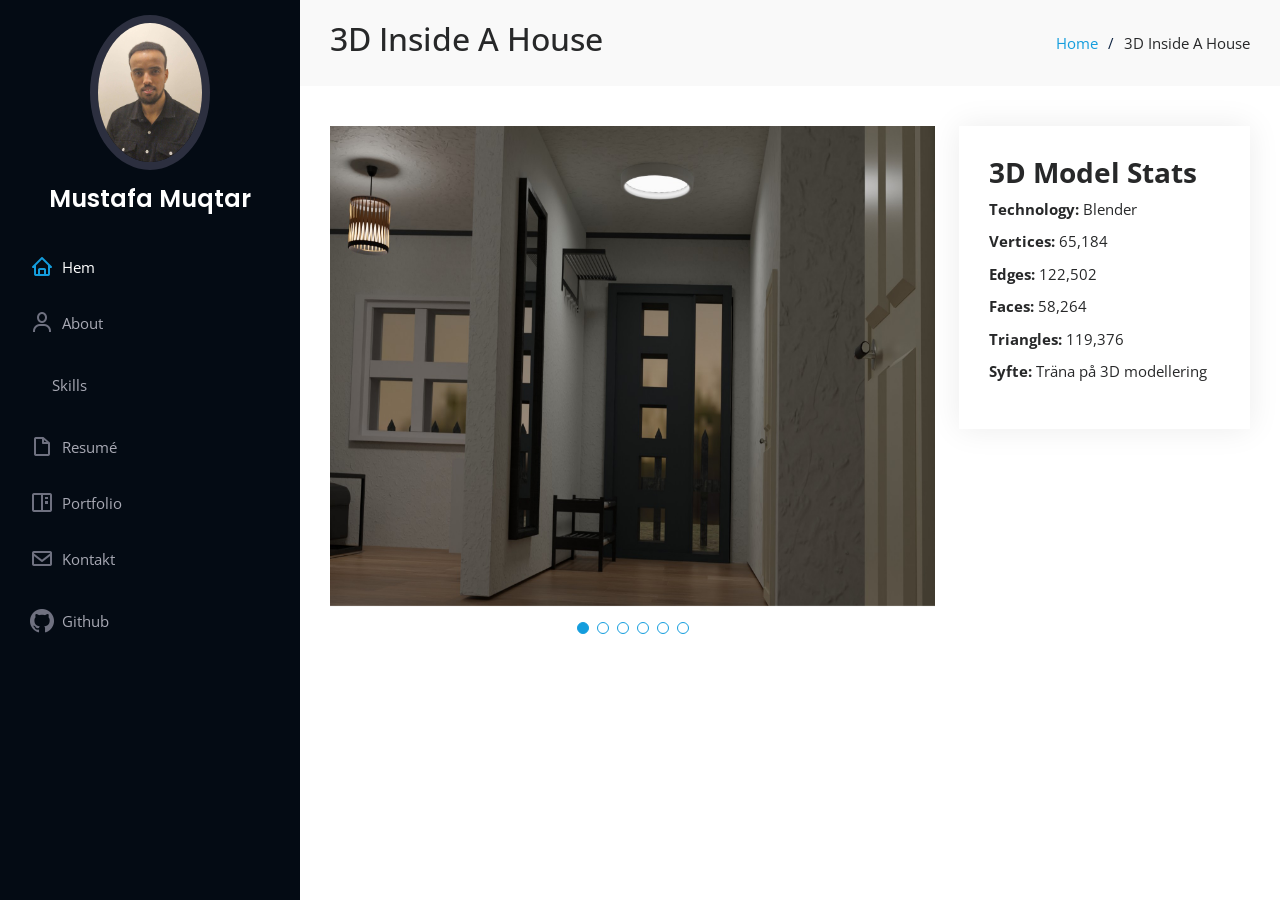
<file: 3d-house.html>
<!DOCTYPE html>
<html lang="en">

<head>
  <meta charset="utf-8">
  <meta content="width=device-width, initial-scale=1.0" name="viewport">

  <title>3D Inside A House</title>
  <meta content="" name="description">
  <meta content="" name="keywords">


  <link href="assets/img/CodeChemist.png" rel="icon">
  <link href="assets/img/CodeChemist.png" rel="apple-touch-icon">

  <!-- Google Fonts -->
  <link
    href="https://fonts.googleapis.com/css?family=Open+Sans:300,300i,400,400i,600,600i,700,700i|Raleway:300,300i,400,400i,500,500i,600,600i,700,700i|Poppins:300,300i,400,400i,500,500i,600,600i,700,700i"
    rel="stylesheet">

  <!-- Vendor CSS Files -->
  <link href="assets/vendor/aos/aos.css" rel="stylesheet">
  <link href="assets/vendor/bootstrap/css/bootstrap.min.css" rel="stylesheet">
  <link href="assets/vendor/bootstrap-icons/bootstrap-icons.css" rel="stylesheet">
  <link href="assets/vendor/boxicons/css/boxicons.min.css" rel="stylesheet">
  <link href="assets/vendor/glightbox/css/glightbox.min.css" rel="stylesheet">
  <link href="assets/vendor/swiper/swiper-bundle.min.css" rel="stylesheet">

  <!-- Template Main CSS File -->
  <link href="assets/css/style.css" rel="stylesheet">
</head>

<body>

  <!-- ======= Mobile nav toggle button ======= -->
  <i class="bi bi-list mobile-nav-toggle d-xl-none"></i>

  <!-- ======= Header ======= -->
  <header id="header">
    <div class="d-flex flex-column">

      <div class="profile">
        <img src="assets/img/profile-img.jpg" alt="" class="img-fluid rounded-circle">
        <h1 class="text-light"><a href="index.html">Mustafa Muqtar</a></h1>
      </div>

      <nav id="navbar" class="nav-menu navbar">

        <ul>
          <li><a href="/mustafamuqtar.github.io/#hero" class="nav-link scrollto active"><i
                class="bx bx-home"></i> <span>Hem</span></a></li>
          <li><a href="/mustafamuqtar.github.io/#about" class="nav-link scrollto"><i
                class="bx bx-user"></i> <span>About</span></a></li>
          <li><a href="/mustafamuqtar.github.io/#skills" class="nav-link scrollto"><i
                class="bx-code-block"></i> <span>Skills</span></a></li>
          <li><a href="/mustafamuqtar.github.io/#resume" class="nav-link scrollto"><i
                class="bx bx-file-blank"></i> <span>Resumé</span></a></li>
          <li><a href="/mustafamuqtar.github.io/#portfolio" class="nav-link scrollto"><i
                class="bx bx-book-content"></i>
              <span>Portfolio</span></a></li>
          <li><a href="/mustafamuqtar.github.io/#contact" class="nav-link scrollto"><i
                class="bx bx-envelope"></i> <span>Kontakt</span></a></li>
          <li> <a href="https://github.com/MustafaMuqtar?tab=repositories" target="_blank"> <i
                class="bi bi-github"></i>Github</a></li>
        </ul>
      </nav>
    </div>
  </header><!-- End Header -->

  <main id="main">

    <!-- ======= Breadcrumbs ======= -->
    <section id="breadcrumbs" class="breadcrumbs">
      <div class="container">

        <div class="d-flex justify-content-between align-items-center">
          <p class="h2">3D Inside A House</p>
          <ol>
            <li><a href="index.html">Home</a></li>
            <li>3D Inside A House</li>
          </ol>
        </div>

      </div>
    </section><!-- End Breadcrumbs -->

    <!-- ======= Portfolio Details Section ======= -->
    <section id="portfolio-details" class="portfolio-details">
      <div class="container">

        <div class="row gy-4">

          <div class="col-lg-8">
            <div class="portfolio-details-slider swiper">
              <div class="swiper-wrapper align-items-center">

                <div class="swiper-slide">
                  <img style="height: 30rem;" src="assets/img/house3d/TheHall.jpg" alt="">
                </div>

                <div class="swiper-slide">
                  <img style="height: 30rem;" src="assets/img/house3d/Livingroom.jpg" alt="">
                </div>

                <div class="swiper-slide">
                  <img style="height: 30rem;" src="assets/img/house3d/Toalett.png" alt="">
                </div>

                <div class="swiper-slide">
                  <img style="height: 30rem;" src="assets/img/house3d/Inside.jpg" alt="">
                </div>

                <div class="swiper-slide">
                  <img style="height: 30rem;" src="assets/img/house3d/Kitchen.jpg" alt="">
                </div>

                <div class="swiper-slide">
                  <img style="height: 30rem;" src="assets/img/house3d/SovRum.jpg" alt="">
                </div>

              </div>
              <div class="swiper-pagination"></div>
            </div>
          </div>

          <div class="col-lg-4">
            <div class="portfolio-info">
              <p class="h3"><strong>3D Model Stats</strong> </p>
              <ul>
                <li><strong>Technology: </strong>Blender</li>
                <li><strong>Vertices: </strong>65,184</li>
                <li><strong>Edges: </strong>122,502</li>
                <li><strong>Faces: </strong>58,264</li>
                <li><strong>Triangles: </strong>119,376</li>
                <li><strong>Syfte: </strong>Träna på 3D modellering</li>

              </ul>
            </div>
          </div>

        </div>

      </div>
    </section><!-- End Portfolio Details Section -->

  </main><!-- End #main -->



  <a href="#" class="back-to-top d-flex align-items-center justify-content-center"><i
      class="bi bi-arrow-up-short"></i></a>

  <!-- Vendor JS Files -->
  <script src="assets/vendor/purecounter/purecounter_vanilla.js"></script>
  <script src="assets/vendor/aos/aos.js"></script>
  <script src="assets/vendor/bootstrap/js/bootstrap.bundle.min.js"></script>
  <script src="assets/vendor/glightbox/js/glightbox.min.js"></script>
  <script src="assets/vendor/isotope-layout/isotope.pkgd.min.js"></script>
  <script src="assets/vendor/swiper/swiper-bundle.min.js"></script>
  <script src="assets/vendor/typed.js/typed.umd.js"></script>

  <!-- Template Main JS File -->
  <script src="assets/js/main.js"></script>

</body>

</html>
</file>
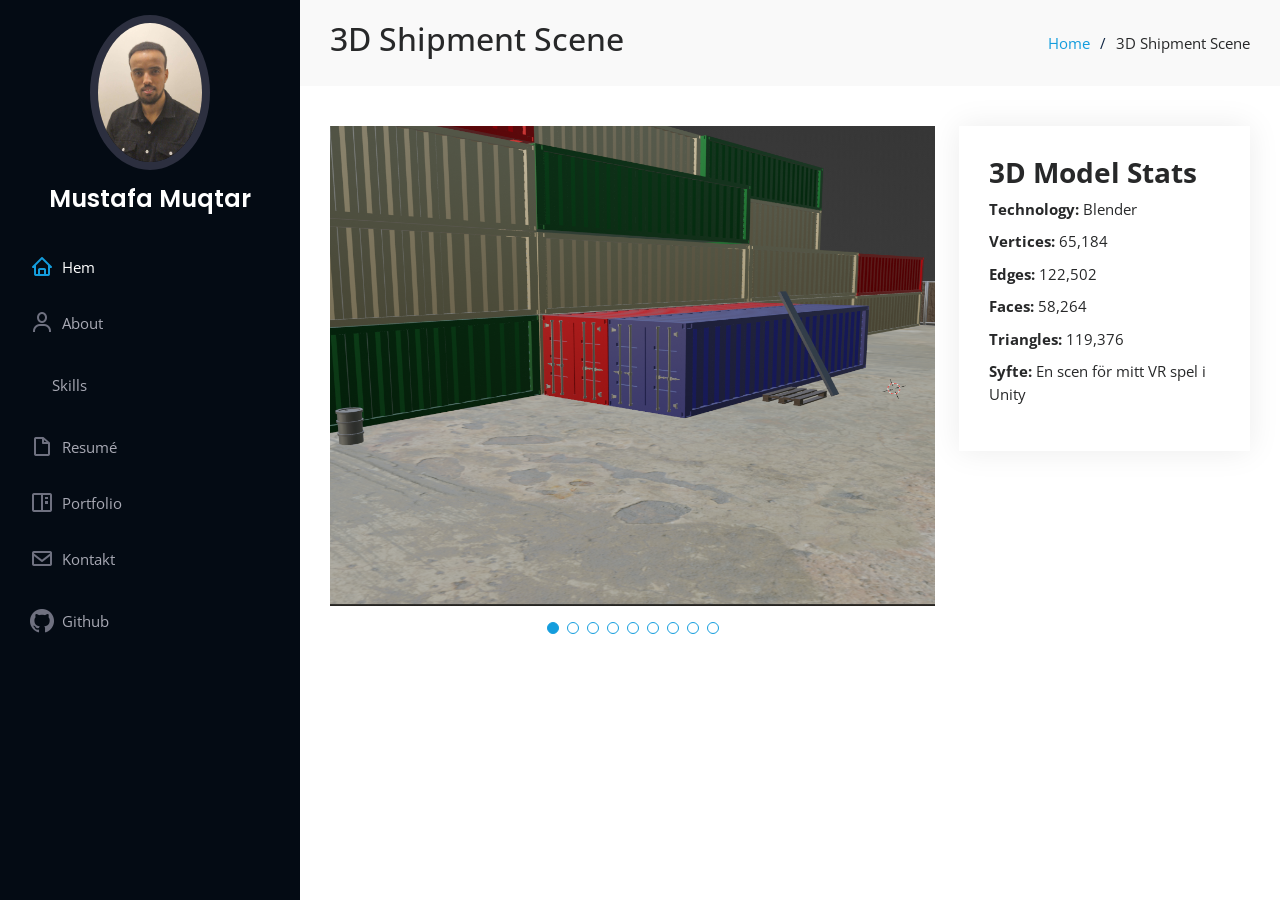
<file: 3d-shipment.html>
<!DOCTYPE html>
<html lang="en">

<head>
  <meta charset="utf-8">
  <meta content="width=device-width, initial-scale=1.0" name="viewport">

  <title>3D Shipment Scene</title>
  <meta content="" name="description">
  <meta content="" name="keywords">


  <link href="assets/img/CodeChemist.png" rel="icon">
  <link href="assets/img/CodeChemist.png" rel="apple-touch-icon">
  <!-- Google Fonts -->
  <link
    href="https://fonts.googleapis.com/css?family=Open+Sans:300,300i,400,400i,600,600i,700,700i|Raleway:300,300i,400,400i,500,500i,600,600i,700,700i|Poppins:300,300i,400,400i,500,500i,600,600i,700,700i"
    rel="stylesheet">

  <!-- Vendor CSS Files -->
  <link href="assets/vendor/aos/aos.css" rel="stylesheet">
  <link href="assets/vendor/bootstrap/css/bootstrap.min.css" rel="stylesheet">
  <link href="assets/vendor/bootstrap-icons/bootstrap-icons.css" rel="stylesheet">
  <link href="assets/vendor/boxicons/css/boxicons.min.css" rel="stylesheet">
  <link href="assets/vendor/glightbox/css/glightbox.min.css" rel="stylesheet">
  <link href="assets/vendor/swiper/swiper-bundle.min.css" rel="stylesheet">

  <!-- Template Main CSS File -->
  <link href="assets/css/style.css" rel="stylesheet">
</head>

<body>

  <!-- ======= Mobile nav toggle button ======= -->
  <i class="bi bi-list mobile-nav-toggle d-xl-none"></i>

  <!-- ======= Header ======= -->
  <header id="header">
    <div class="d-flex flex-column">

      <div class="profile">
        <img src="assets/img/profile-img.jpg" alt="" class="img-fluid rounded-circle">
        <h1 class="text-light"><a href="index.html">Mustafa Muqtar</a></h1>
      </div>

      <nav id="navbar" class="nav-menu navbar">

        <ul>
          <li><a href="/mustafamuqtar.github.io/#hero" class="nav-link scrollto active"><i
                class="bx bx-home"></i> <span>Hem</span></a></li>
          <li><a href="/mustafamuqtar.github.io/#about" class="nav-link scrollto"><i
                class="bx bx-user"></i> <span>About</span></a></li>
          <li><a href="/mustafamuqtar.github.io/#skills" class="nav-link scrollto"><i
                class="bx-code-block"></i> <span>Skills</span></a></li>
          <li><a href="/mustafamuqtar.github.io/#resume" class="nav-link scrollto"><i
                class="bx bx-file-blank"></i> <span>Resumé</span></a></li>
          <li><a href="/mustafamuqtar.github.io/#portfolio" class="nav-link scrollto"><i
                class="bx bx-book-content"></i>
              <span>Portfolio</span></a></li>
          <li><a href="/mustafamuqtar.github.io/#contact" class="nav-link scrollto"><i
                class="bx bx-envelope"></i> <span>Kontakt</span></a></li>
          <li> <a href="https://github.com/MustafaMuqtar?tab=repositories" target="_blank"> <i
                class="bi bi-github"></i>Github</a></li>
        </ul>
      </nav>
    </div>
  </header><!-- End Header -->

  <main id="main">

    <!-- ======= Breadcrumbs ======= -->
    <section id="breadcrumbs" class="breadcrumbs">
      <div class="container">

        <div class="d-flex justify-content-between align-items-center">
          <p class="h2">3D Shipment Scene</p>
          <ol>
            <li><a href="index.html">Home</a></li>
            <li>3D Shipment Scene</li>
          </ol>
        </div>

      </div>
    </section><!-- End Breadcrumbs -->

    <!-- ======= Portfolio Details Section ======= -->
    <section id="portfolio-details" class="portfolio-details">
      <div class="container">

        <div class="row gy-4">

          <div class="col-lg-8">
            <div class="portfolio-details-slider swiper">
              <div class="swiper-wrapper align-items-center">
                <div class="swiper-slide">
                  <img style="height: 30rem;" src="assets/img/shipment/1 (3).png" alt="">
                </div>
                <div class="swiper-slide">
                  <img style="height: 30rem;" src="assets/img/shipment/1 (4).png" alt="">
                </div>
                <div class="swiper-slide">
                  <img style="height: 30rem;" src="assets/img/shipment/1 (5).png" alt="">
                </div>
                <div class="swiper-slide">
                  <img style="height: 30rem;" src="assets/img/shipment/1 (6).png" alt="">
                </div>
                <div class="swiper-slide">
                  <img style="height: 30rem;" src="assets/img/shipment/1 (10).png" alt="">
                </div>
                <div class="swiper-slide">
                  <img style="height: 30rem;" src="assets/img/shipment/1 (8).png" alt="">
                </div>
                <div class="swiper-slide">
                  <img style="height: 30rem;" src="assets/img/shipment/1 (9).png" alt="">
                </div>
                <div class="swiper-slide">
                  <img style="height: 30rem;" src="assets/img/shipment/1 (1).png" alt="">
                </div>
                <div class="swiper-slide">
                  <img style="height: 30rem;" src="assets/img/shipment/1 (2).png" alt="">
                </div>
              </div>
              <div class="swiper-pagination"></div>
            </div>
          </div>
          <div class="col-lg-4">
            <div class="portfolio-info">
              <p class="h3"><strong>3D Model Stats</strong> </p>
              <ul>
                <li><strong>Technology: </strong>Blender</li>
                <li><strong>Vertices: </strong>65,184</li>
                <li><strong>Edges: </strong>122,502</li>
                <li><strong>Faces: </strong>58,264</li>
                <li><strong>Triangles: </strong>119,376</li>
                <li><strong>Syfte: </strong>En scen för mitt VR spel i Unity</li>

              </ul>
            </div>
          </div>
        </div>
      </div>
    </section><!-- End Portfolio Details Section -->

  </main><!-- End #main -->



  <a href="#" class="back-to-top d-flex align-items-center justify-content-center"><i
      class="bi bi-arrow-up-short"></i></a>

  <!-- Vendor JS Files -->
  <script src="assets/vendor/purecounter/purecounter_vanilla.js"></script>
  <script src="assets/vendor/aos/aos.js"></script>
  <script src="assets/vendor/bootstrap/js/bootstrap.bundle.min.js"></script>
  <script src="assets/vendor/glightbox/js/glightbox.min.js"></script>
  <script src="assets/vendor/isotope-layout/isotope.pkgd.min.js"></script>
  <script src="assets/vendor/swiper/swiper-bundle.min.js"></script>
  <script src="assets/vendor/typed.js/typed.umd.js"></script>

  <!-- Template Main JS File -->
  <script src="assets/js/main.js"></script>

</body>

</html>
</file>
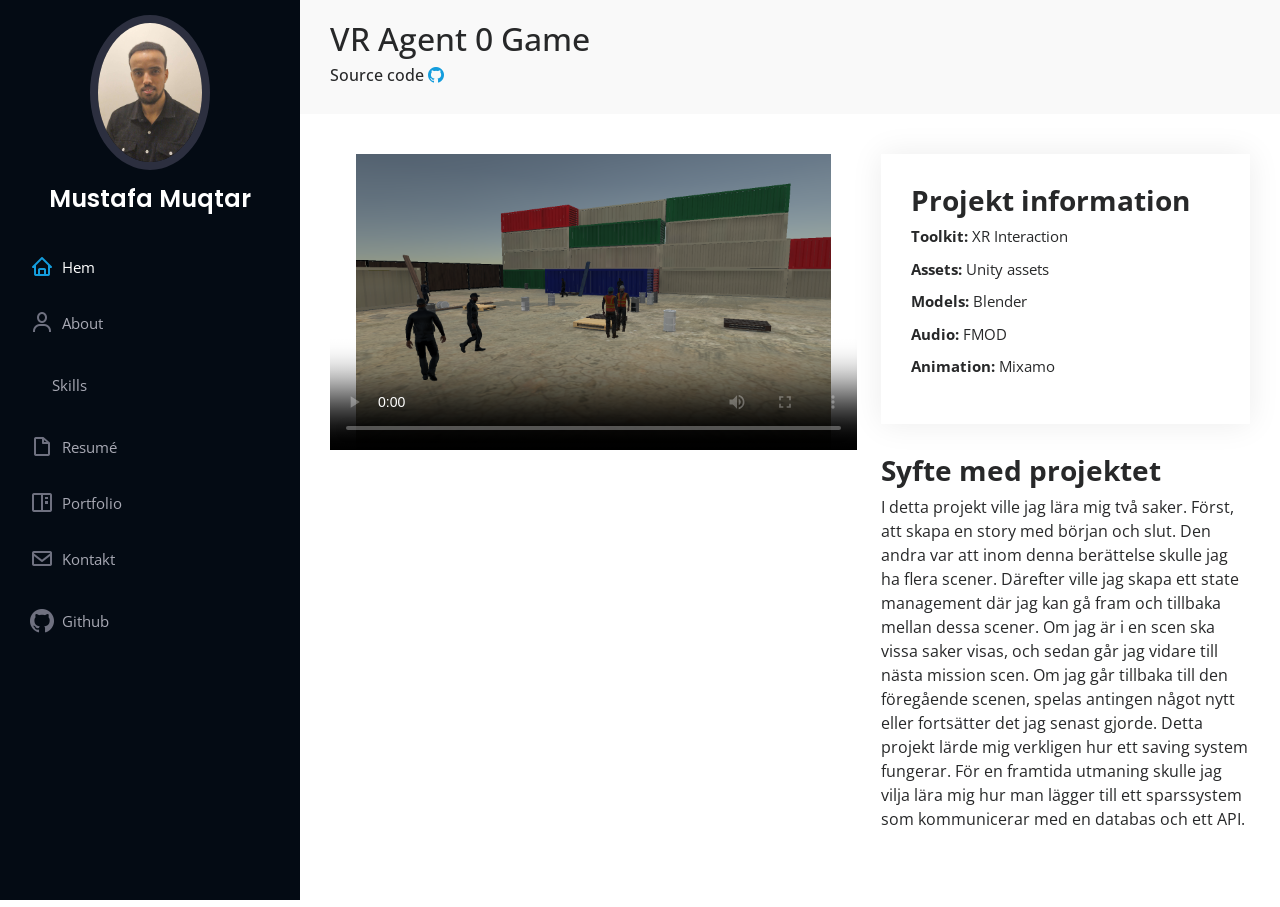
<file: agent-game.html>
<!DOCTYPE html>
<html lang="en">

<head>
  <meta charset="utf-8">
  <meta content="width=device-width, initial-scale=1.0" name="viewport">

  <title>VR Target 0 Game</title>
  <meta content="" name="description">
  <meta content="" name="keywords">

  <link href="assets/img/CodeChemist.png" rel="icon">
  <link href="assets/img/CodeChemist.png" rel="apple-touch-icon">

  <!-- Google Fonts -->
  <link
    href="https://fonts.googleapis.com/css?family=Open+Sans:300,300i,400,400i,600,600i,700,700i|Raleway:300,300i,400,400i,500,500i,600,600i,700,700i|Poppins:300,300i,400,400i,500,500i,600,600i,700,700i"
    rel="stylesheet">

  <!-- Vendor CSS Files -->
  <link href="assets/vendor/aos/aos.css" rel="stylesheet">
  <link href="assets/vendor/bootstrap/css/bootstrap.min.css" rel="stylesheet">
  <link href="assets/vendor/bootstrap-icons/bootstrap-icons.css" rel="stylesheet">
  <link href="assets/vendor/boxicons/css/boxicons.min.css" rel="stylesheet">
  <link href="assets/vendor/glightbox/css/glightbox.min.css" rel="stylesheet">
  <link href="assets/vendor/swiper/swiper-bundle.min.css" rel="stylesheet">

  <!-- Template Main CSS File -->
  <link href="assets/css/style.css" rel="stylesheet">
  <link href="https://vjs.zencdn.net/8.6.1/video-js.css" rel="stylesheet" />
</head>

<body>

  <!-- ======= Mobile nav toggle button ======= -->
  <i class="bi bi-list mobile-nav-toggle d-xl-none"></i>

  <!-- ======= Header ======= -->
  <header id="header">
    <div class="d-flex flex-column">

      <div class="profile">
        <img src="assets/img/profile-img.jpg" alt="" class="img-fluid rounded-circle">
        <h1 class="text-light"><a href="index.html">Mustafa Muqtar</a></h1>
      </div>

      <nav id="navbar" class="nav-menu navbar">

        <ul>
          <li><a href="/mustafamuqtar.github.io/#hero" class="nav-link scrollto active"><i
                class="bx bx-home"></i> <span>Hem</span></a></li>
          <li><a href="/mustafamuqtar.github.io/#about" class="nav-link scrollto"><i
                class="bx bx-user"></i> <span>About</span></a></li>
          <li><a href="/mustafamuqtar.github.io/#skills" class="nav-link scrollto"><i
                class="bx-code-block"></i> <span>Skills</span></a></li>
          <li><a href="/mustafamuqtar.github.io/#resume" class="nav-link scrollto"><i
                class="bx bx-file-blank"></i> <span>Resumé</span></a></li>
          <li><a href="/mustafamuqtar.github.io/#portfolio" class="nav-link scrollto"><i
                class="bx bx-book-content"></i>
              <span>Portfolio</span></a></li>
          <li><a href="/mustafamuqtar.github.io/#contact" class="nav-link scrollto"><i
                class="bx bx-envelope"></i> <span>Kontakt</span></a></li>
          <li> <a href="https://github.com/MustafaMuqtar?tab=repositories" target="_blank"> <i
                class="bi bi-github"></i>Github</a></li>
        </ul>
      </nav>
    </div>
  </header><!-- End Header -->

  <main id="main">

    <!-- ======= Breadcrumbs ======= -->
    <section id="breadcrumbs" class="breadcrumbs">
      <div class="container">

        <div class=" text-start ">
          <P class="h2">VR Agent 0 Game</P>
          <P class="h6">Source code <a href="https://github.com/MustafaMuqtar/unity-fpx-game" target="_blank"> <i
            class="bi bi-github"></i></a></P>
        </div>

      </div>
    </section><!-- End Breadcrumbs -->

    <!-- ======= Portfolio Details Section ======= -->
    <section id="portfolio-details" class="portfolio-details">
      <div class="container">

        <div class="row gy-4">

          <div class="col-lg-7">

            <div class="video-container">
              <video id="my-video" class="video-js" controls preload="auto"
                poster="https://mustafamuqtar.github.io/assets/img/games/Construction%20Place.png" data-setup="{}">
                <source src="https://codechemist.se//Uploads/Videos/638385095410138087.mp4" type="video/mp4" />
              </video>
            </div>
          </div>
          <div class="col-lg-5">
            <div class="portfolio-info">
              <p class="h3"><strong>Projekt information</strong> </p>
              <ul>
                <li><strong>Toolkit: </strong>XR Interaction</li>
                <li><strong>Assets: </strong>Unity assets</li>
                <li><strong>Models: </strong>Blender</li>
                <li><strong>Audio: </strong>FMOD</li>
                <li><strong>Animation: </strong>Mixamo</li>
              </ul>
            </div>
            <div class="portfolio-description">
              <p class="h3"><strong>Syfte med projektet</strong> </p>
              <p>
                I detta projekt ville jag lära mig två saker. Först, att skapa en story med början och slut. Den andra
                var att inom denna berättelse skulle jag ha flera scener. Därefter ville jag skapa ett state management
                där jag kan gå fram och tillbaka mellan dessa scener. Om jag är i en scen ska vissa saker visas, och
                sedan går jag vidare till nästa mission scen. Om jag går tillbaka till den föregående scenen, spelas
                antingen något nytt eller fortsätter det jag senast gjorde. Detta projekt lärde mig verkligen hur ett
                saving system fungerar. För en framtida utmaning skulle jag vilja lära mig hur man lägger till ett
                sparssystem som kommunicerar med en databas och ett API. </p>
            </div>
          </div>


        </div>

      </div>
    </section><!-- End Portfolio Details Section -->

  </main><!-- End #main -->



  <a href="#" class="back-to-top d-flex align-items-center justify-content-center"><i
      class="bi bi-arrow-up-short"></i></a>

  <!-- Vendor JS Files -->
  <script src="assets/vendor/purecounter/purecounter_vanilla.js"></script>
  <script src="assets/vendor/aos/aos.js"></script>
  <script src="assets/vendor/bootstrap/js/bootstrap.bundle.min.js"></script>
  <script src="assets/vendor/glightbox/js/glightbox.min.js"></script>
  <script src="assets/vendor/isotope-layout/isotope.pkgd.min.js"></script>
  <script src="assets/vendor/swiper/swiper-bundle.min.js"></script>
  <script src="assets/vendor/typed.js/typed.umd.js"></script>
  <script src="https://vjs.zencdn.net/8.6.1/video.min.js"></script>


  <!-- Template Main JS File -->
  <script src="assets/js/main.js"></script>

</body>

</html>
</file>
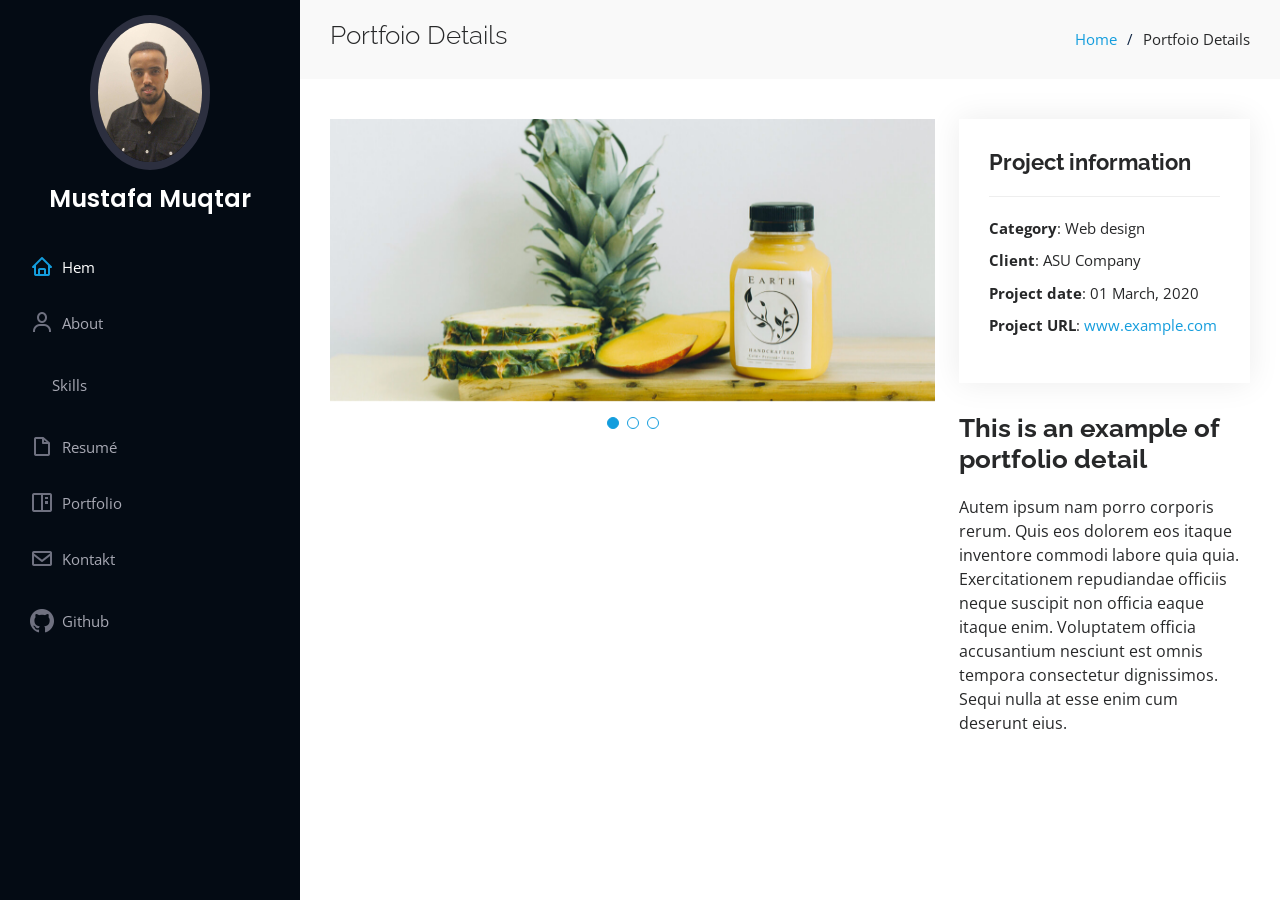
<file: dj-board.html>
<!DOCTYPE html>
<html lang="en">

<head>
  <meta charset="utf-8">
  <meta content="width=device-width, initial-scale=1.0" name="viewport">

  <title>VR Dj Player</title>
  <meta content="" name="description">
  <meta content="" name="keywords">


  <link href="assets/img/CodeChemist.png" rel="icon">
  <link href="assets/img/CodeChemist.png" rel="apple-touch-icon">

  <!-- Google Fonts -->
  <link href="https://fonts.googleapis.com/css?family=Open+Sans:300,300i,400,400i,600,600i,700,700i|Raleway:300,300i,400,400i,500,500i,600,600i,700,700i|Poppins:300,300i,400,400i,500,500i,600,600i,700,700i" rel="stylesheet">

  <!-- Vendor CSS Files -->
  <link href="assets/vendor/aos/aos.css" rel="stylesheet">
  <link href="assets/vendor/bootstrap/css/bootstrap.min.css" rel="stylesheet">
  <link href="assets/vendor/bootstrap-icons/bootstrap-icons.css" rel="stylesheet">
  <link href="assets/vendor/boxicons/css/boxicons.min.css" rel="stylesheet">
  <link href="assets/vendor/glightbox/css/glightbox.min.css" rel="stylesheet">
  <link href="assets/vendor/swiper/swiper-bundle.min.css" rel="stylesheet">

  <!-- Template Main CSS File -->
  <link href="assets/css/style.css" rel="stylesheet">

  <!-- =======================================================
  * Template Name: iPortfolio
  * Updated: Nov 17 2023 with Bootstrap v5.3.2
  * Template URL: https://bootstrapmade.com/iportfolio-bootstrap-portfolio-websites-template/
  * Author: BootstrapMade.com
  * License: https://bootstrapmade.com/license/
  ======================================================== -->
</head>

<body>

  <!-- ======= Mobile nav toggle button ======= -->
  <i class="bi bi-list mobile-nav-toggle d-xl-none"></i>

 <!-- ======= Header ======= -->
 <header id="header">
  <div class="d-flex flex-column">

    <div class="profile">
      <img src="assets/img/profile-img.jpg" alt="" class="img-fluid rounded-circle">
      <h1 class="text-light"><a href="index.html">Mustafa Muqtar</a></h1>
    </div>

    <nav id="navbar" class="nav-menu navbar">

      <ul>
        <li><a href="/mustafamuqtar.github.io/#hero" class="nav-link scrollto active"><i
              class="bx bx-home"></i> <span>Hem</span></a></li>
        <li><a href="/mustafamuqtar.github.io/#about" class="nav-link scrollto"><i
              class="bx bx-user"></i> <span>About</span></a></li>
        <li><a href="/mustafamuqtar.github.io/#skills" class="nav-link scrollto"><i
              class="bx-code-block"></i> <span>Skills</span></a></li>
        <li><a href="/mustafamuqtar.github.io/#resume" class="nav-link scrollto"><i
              class="bx bx-file-blank"></i> <span>Resumé</span></a></li>
        <li><a href="/mustafamuqtar.github.io/#portfolio" class="nav-link scrollto"><i
              class="bx bx-book-content"></i>
            <span>Portfolio</span></a></li>
        <li><a href="/mustafamuqtar.github.io/#contact" class="nav-link scrollto"><i
              class="bx bx-envelope"></i> <span>Kontakt</span></a></li>
        <li> <a href="https://github.com/MustafaMuqtar?tab=repositories" target="_blank"> <i
              class="bi bi-github"></i>Github</a></li>
      </ul>
    </nav>
  </div>
</header><!-- End Header -->

  <main id="main">

    <!-- ======= Breadcrumbs ======= -->
    <section id="breadcrumbs" class="breadcrumbs">
      <div class="container">

        <div class="d-flex justify-content-between align-items-center">
          <h2>Portfoio Details</h2>
          <ol>
            <li><a href="index.html">Home</a></li>
            <li>Portfoio Details</li>
          </ol>
        </div>

      </div>
    </section><!-- End Breadcrumbs -->

    <!-- ======= Portfolio Details Section ======= -->
    <section id="portfolio-details" class="portfolio-details">
      <div class="container">

        <div class="row gy-4">

          <div class="col-lg-8">
            <div class="portfolio-details-slider swiper">
              <div class="swiper-wrapper align-items-center">

                <div class="swiper-slide">
                  <img src="assets/img/portfolio/portfolio-details-1.jpg" alt="">
                </div>

                <div class="swiper-slide">
                  <img src="assets/img/portfolio/portfolio-details-2.jpg" alt="">
                </div>

                <div class="swiper-slide">
                  <img src="assets/img/portfolio/portfolio-details-3.jpg" alt="">
                </div>

              </div>
              <div class="swiper-pagination"></div>
            </div>
          </div>

          <div class="col-lg-4">
            <div class="portfolio-info">
              <h3>Project information</h3>
              <ul>
                <li><strong>Category</strong>: Web design</li>
                <li><strong>Client</strong>: ASU Company</li>
                <li><strong>Project date</strong>: 01 March, 2020</li>
                <li><strong>Project URL</strong>: <a href="#">www.example.com</a></li>
              </ul>
            </div>
            <div class="portfolio-description">
              <h2>This is an example of portfolio detail</h2>
              <p>
                Autem ipsum nam porro corporis rerum. Quis eos dolorem eos itaque inventore commodi labore quia quia. Exercitationem repudiandae officiis neque suscipit non officia eaque itaque enim. Voluptatem officia accusantium nesciunt est omnis tempora consectetur dignissimos. Sequi nulla at esse enim cum deserunt eius.
              </p>
            </div>
          </div>

        </div>

      </div>
    </section><!-- End Portfolio Details Section -->

  </main><!-- End #main -->



  <a href="#" class="back-to-top d-flex align-items-center justify-content-center"><i class="bi bi-arrow-up-short"></i></a>

  <!-- Vendor JS Files -->
  <script src="assets/vendor/purecounter/purecounter_vanilla.js"></script>
  <script src="assets/vendor/aos/aos.js"></script>
  <script src="assets/vendor/bootstrap/js/bootstrap.bundle.min.js"></script>
  <script src="assets/vendor/glightbox/js/glightbox.min.js"></script>
  <script src="assets/vendor/isotope-layout/isotope.pkgd.min.js"></script>
  <script src="assets/vendor/swiper/swiper-bundle.min.js"></script>
  <script src="assets/vendor/typed.js/typed.umd.js"></script>

  <!-- Template Main JS File -->
  <script src="assets/js/main.js"></script>

</body>

</html>
</file>
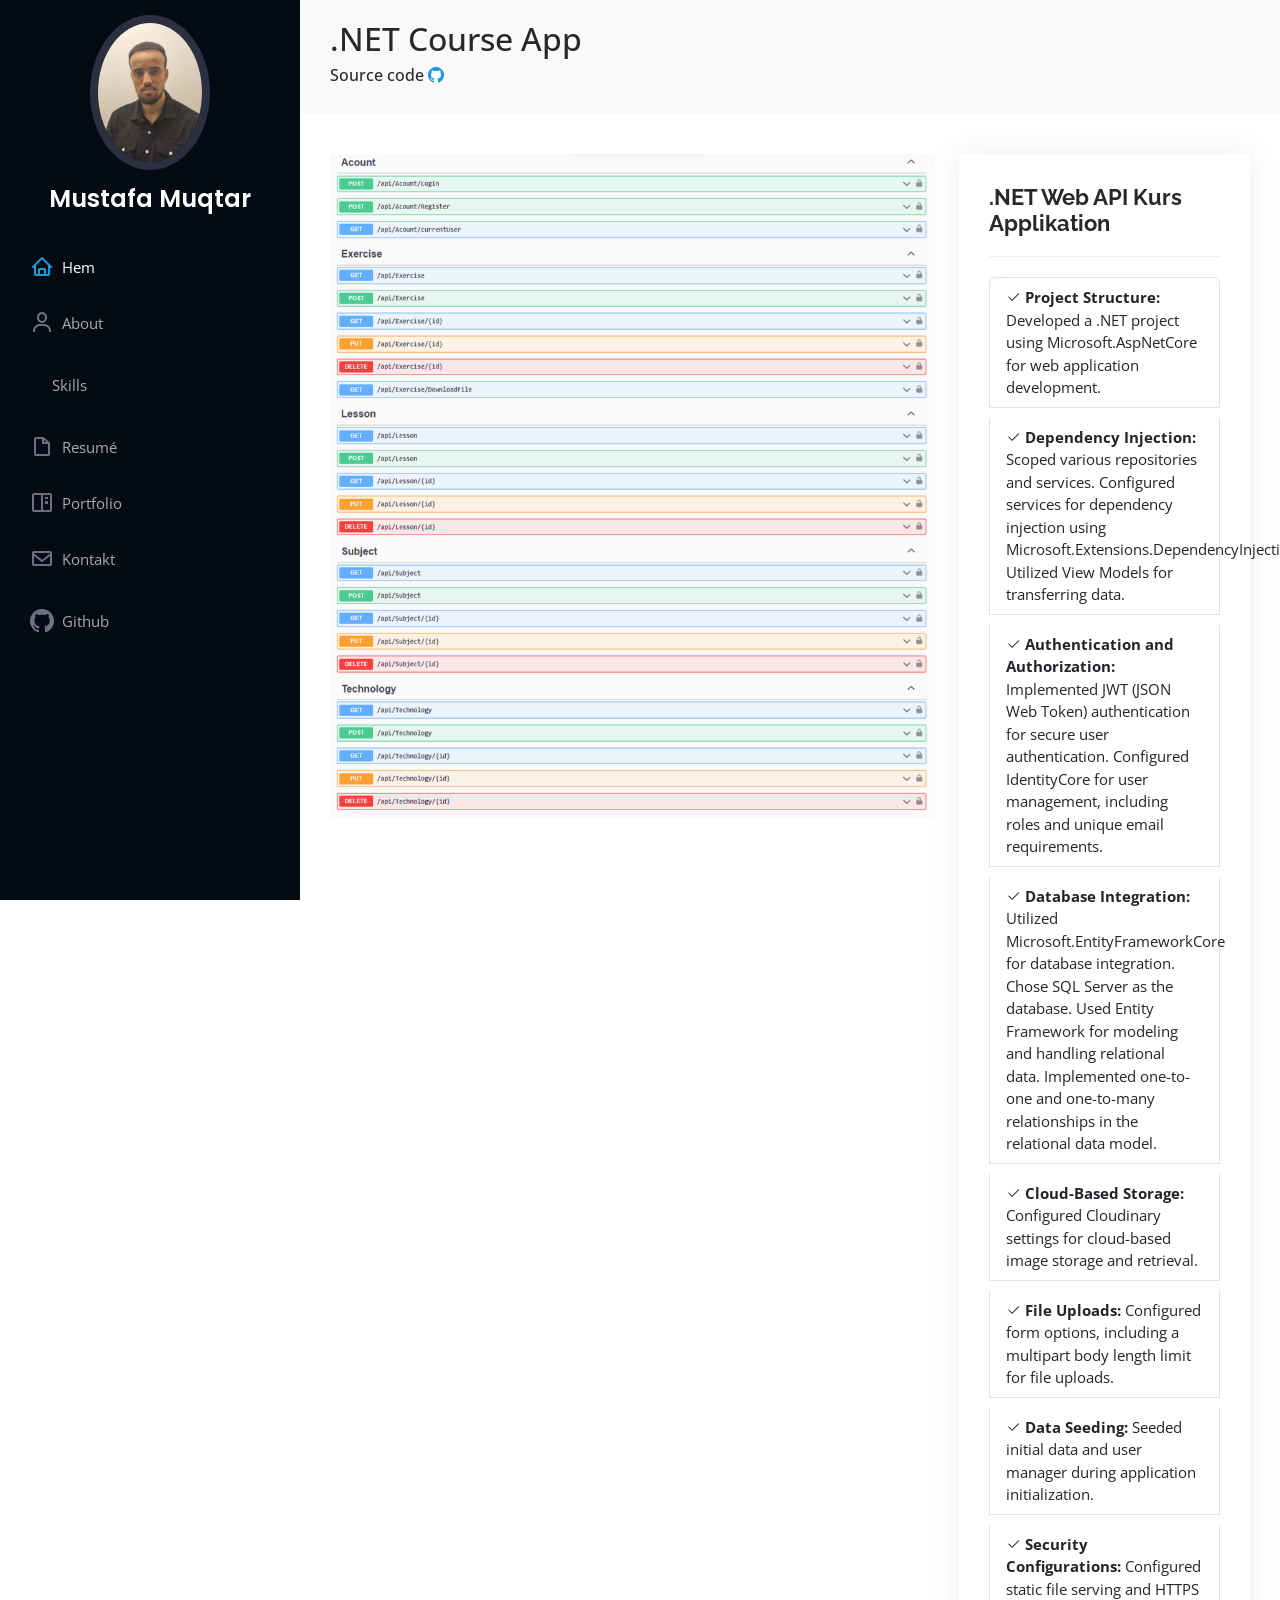
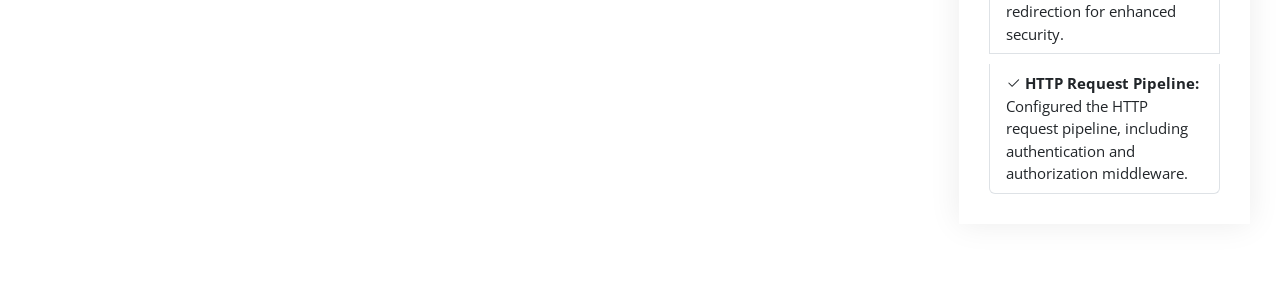
<file: net-course.html>
<!DOCTYPE html>
<html lang="en">

<head>
  <meta charset="utf-8">
  <meta content="width=device-width, initial-scale=1.0" name="viewport">

  <title>.NET Web API Kurs Applikation</title>
  <meta content="" name="description">
  <meta content="" name="keywords">

  <link href="assets/img/CodeChemist.png" rel="icon">
  <link href="assets/img/CodeChemist.png" rel="apple-touch-icon">

  <!-- Google Fonts -->
  <link
    href="https://fonts.googleapis.com/css?family=Open+Sans:300,300i,400,400i,600,600i,700,700i|Raleway:300,300i,400,400i,500,500i,600,600i,700,700i|Poppins:300,300i,400,400i,500,500i,600,600i,700,700i"
    rel="stylesheet">

  <!-- Vendor CSS Files -->
  <link href="assets/vendor/aos/aos.css" rel="stylesheet">
  <link href="assets/vendor/bootstrap/css/bootstrap.min.css" rel="stylesheet">
  <link href="assets/vendor/bootstrap-icons/bootstrap-icons.css" rel="stylesheet">
  <link href="assets/vendor/boxicons/css/boxicons.min.css" rel="stylesheet">
  <link href="assets/vendor/glightbox/css/glightbox.min.css" rel="stylesheet">
  <link href="assets/vendor/swiper/swiper-bundle.min.css" rel="stylesheet">

  <!-- Template Main CSS File -->
  <link href="assets/css/style.css" rel="stylesheet">

  <!-- =======================================================
  * Template Name: iPortfolio
  * Updated: Nov 17 2023 with Bootstrap v5.3.2
  * Template URL: https://bootstrapmade.com/iportfolio-bootstrap-portfolio-websites-template/
  * Author: BootstrapMade.com
  * License: https://bootstrapmade.com/license/
  ======================================================== -->
</head>

<body>

  <!-- ======= Mobile nav toggle button ======= -->
  <i class="bi bi-list mobile-nav-toggle d-xl-none"></i>

  <!-- ======= Header ======= -->
  <header id="header">
    <div class="d-flex flex-column">

      <div class="profile">
        <img src="assets/img/profile-img.jpg" alt="" class="img-fluid rounded-circle">
        <h1 class="text-light"><a href="index.html">Mustafa Muqtar</a></h1>
      </div>

      <nav id="navbar" class="nav-menu navbar">

        <ul>
          <li><a href="mustafamuqtar.github.io/#hero" class="nav-link scrollto active"><i
                class="bx bx-home"></i> <span>Hem</span></a></li>
          <li><a href="/mustafamuqtar.github.io/#about" class="nav-link scrollto"><i
                class="bx bx-user"></i> <span>About</span></a></li>
          <li><a href="/mustafamuqtar.github.io/#skills" class="nav-link scrollto"><i
                class="bx-code-block"></i> <span>Skills</span></a></li>
          <li><a href="/mustafamuqtar.github.io/#resume" class="nav-link scrollto"><i
                class="bx bx-file-blank"></i> <span>Resumé</span></a></li>
          <li><a href="/mustafamuqtar.github.io/#portfolio" class="nav-link scrollto"><i
                class="bx bx-book-content"></i>
              <span>Portfolio</span></a></li>
          <li><a href="/mustafamuqtar.github.io/#contact" class="nav-link scrollto"><i
                class="bx bx-envelope"></i> <span>Kontakt</span></a></li>
          <li> <a href="https://github.com/MustafaMuqtar?tab=repositories" target="_blank"> <i
                class="bi bi-github"></i>Github</a></li>
        </ul>
      </nav>
    </div>
  </header><!-- End Header -->

  <main id="main">

    <!-- ======= Breadcrumbs ======= -->
    <section id="breadcrumbs" class="breadcrumbs">
      <div class="container">

        <div class=" text-start ">
          <P class="h2">.NET Course App</P>
          <P class="h6">Source code <a href="https://github.com/MustafaMuqtar/codechemist-API" target="_blank"> <i
            class="bi bi-github"></i></a></P>
        </div>

      </div>
    </section><!-- End Breadcrumbs -->

    <!-- ======= Portfolio Details Section ======= -->
    <section id="portfolio-details" class="portfolio-details">
      <div class="container">

        <div class="row gy-4">

          <div class="col-lg-8">
            <div class="portfolio-details-slider swiper">

                <div class="swiper-slide">
                  <img src="assets/img/courseApp/courseAPI.png" alt="">
                </div>


              <div class="swiper-pagination"></div>
            </div>
          </div>

          <div class="col-lg-4">
            <div class="portfolio-info">
              <h3>.NET Web API Kurs Applikation</h3>
              <ul class="list-group">
                <li class="list-group-item">
                  <i class="bi bi-check2"></i> <strong>Project Structure:</strong>
                  Developed a .NET project using Microsoft.AspNetCore for web application development.
                </li>
              
                <li class="list-group-item">
                  <i class="bi bi-check2"></i> <strong>Dependency Injection:</strong>
                  Scoped various repositories and services.
                  Configured services for dependency injection using Microsoft.Extensions.DependencyInjection.
                  <br>
                  Utilized View Models for transferring data.
                </li>
                
              
                <li class="list-group-item">
                  <i class="bi bi-check2"></i> <strong>Authentication and Authorization:</strong>
                  Implemented JWT (JSON Web Token) authentication for secure user authentication.
                  Configured IdentityCore for user management, including roles and unique email requirements.
                </li>
              
                <li class="list-group-item">
                  <i class="bi bi-check2"></i> <strong>Database Integration:</strong>
                  Utilized Microsoft.EntityFrameworkCore for database integration.
                  Chose SQL Server as the database.
                  Used Entity Framework for modeling and handling relational data.
                  Implemented one-to-one and one-to-many relationships in the relational data model.
                </li>
              
                <li class="list-group-item">
                  <i class="bi bi-check2"></i> <strong>Cloud-Based Storage:</strong>
                  Configured Cloudinary settings for cloud-based image storage and retrieval.
                </li>
              
                <li class="list-group-item">
                  <i class="bi bi-check2"></i> <strong>File Uploads:</strong>
                  Configured form options, including a multipart body length limit for file uploads.
                </li>
              
                <li class="list-group-item">
                  <i class="bi bi-check2"></i> <strong>Data Seeding:</strong>
                  Seeded initial data and user manager during application initialization.
                </li>
              
      
                <li class="list-group-item">
                  <i class="bi bi-check2"></i> <strong>Security Configurations:</strong>
                  Configured static file serving and HTTPS redirection for enhanced security.
                </li>
              
       
              
                <li class="list-group-item">
                  <i class="bi bi-check2"></i> <strong>HTTP Request Pipeline:</strong>
                  Configured the HTTP request pipeline, including authentication and authorization middleware.
                </li>
         
              </ul>
              
              
            </div>
          </div>

        </div>

      </div>
    </section><!-- End Portfolio Details Section -->

  </main><!-- End #main -->



  <a href="#" class="back-to-top d-flex align-items-center justify-content-center"><i
      class="bi bi-arrow-up-short"></i></a>

  <!-- Vendor JS Files -->
  <script src="assets/vendor/purecounter/purecounter_vanilla.js"></script>
  <script src="assets/vendor/aos/aos.js"></script>
  <script src="assets/vendor/bootstrap/js/bootstrap.bundle.min.js"></script>
  <script src="assets/vendor/glightbox/js/glightbox.min.js"></script>
  <script src="assets/vendor/isotope-layout/isotope.pkgd.min.js"></script>
  <script src="assets/vendor/swiper/swiper-bundle.min.js"></script>
  <script src="assets/vendor/typed.js/typed.umd.js"></script>

  <!-- Template Main JS File -->
  <script src="assets/js/main.js"></script>

</body>

</html>
</file>
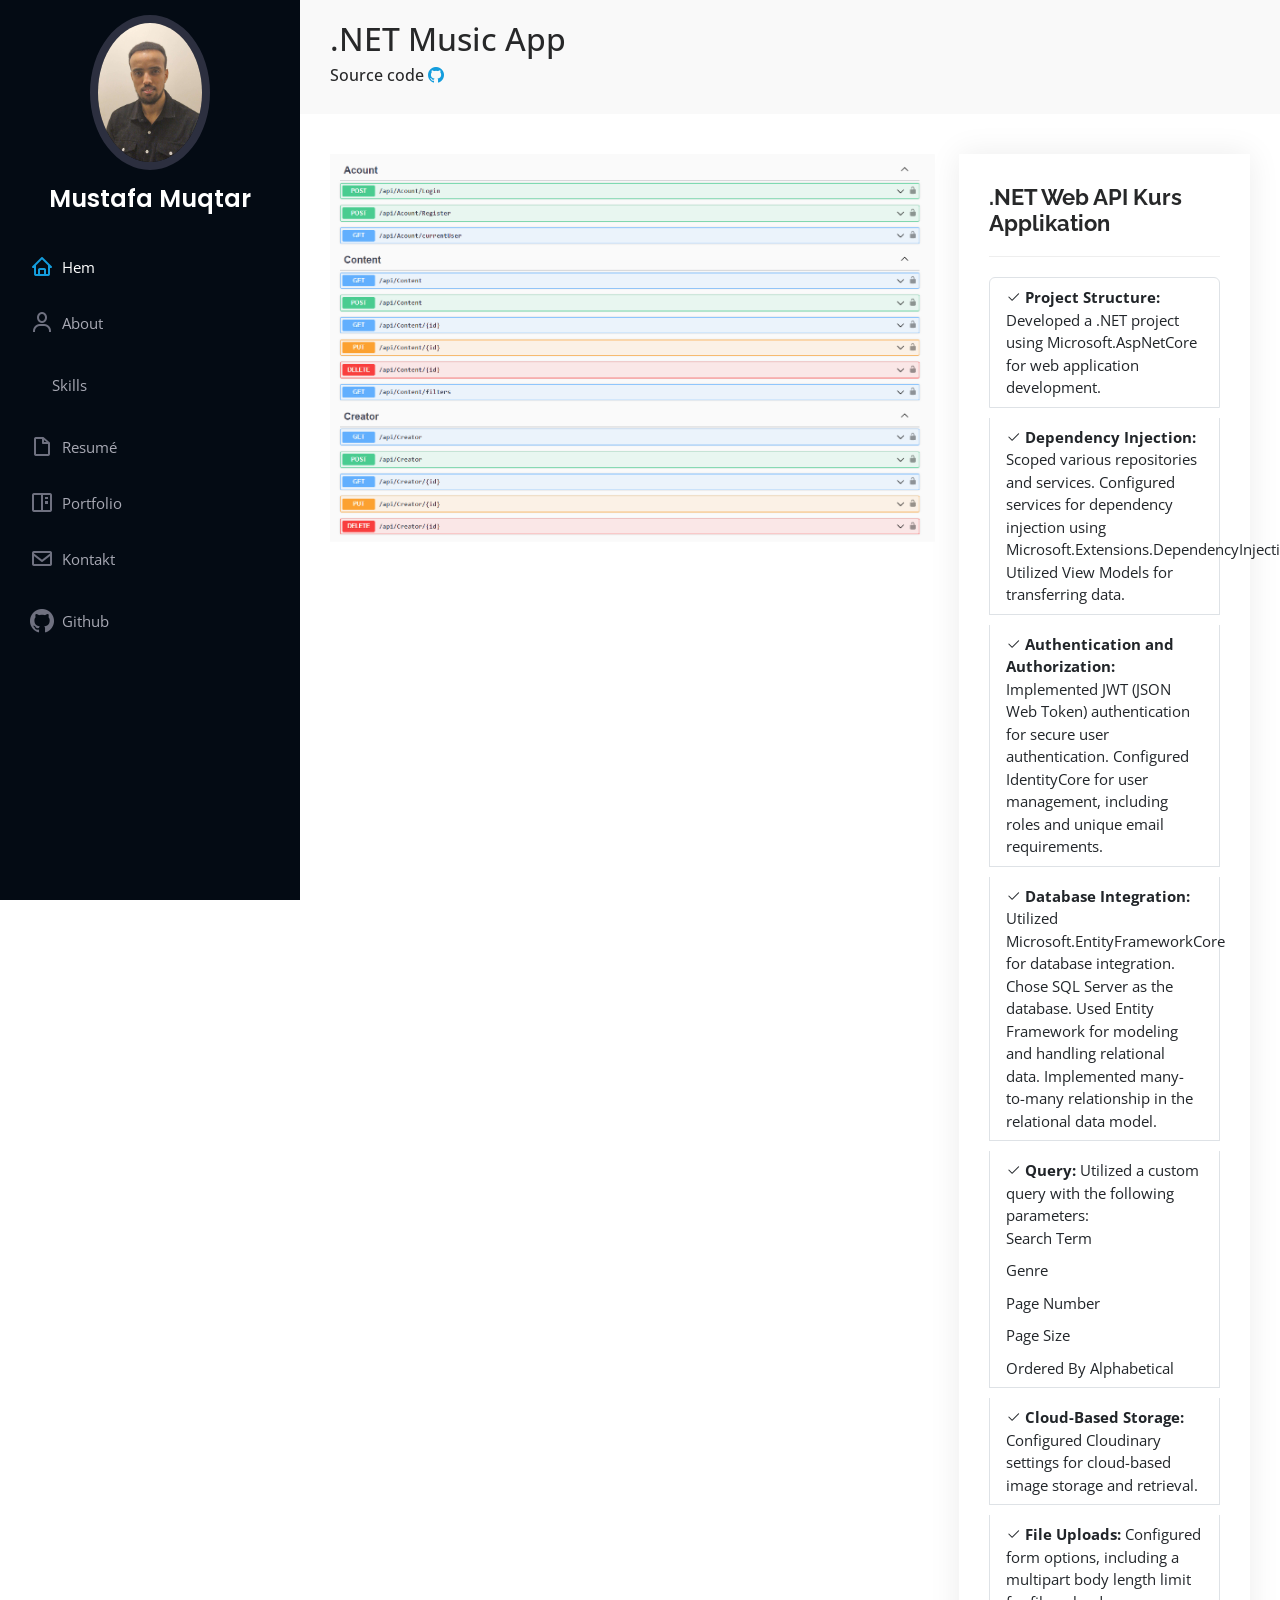
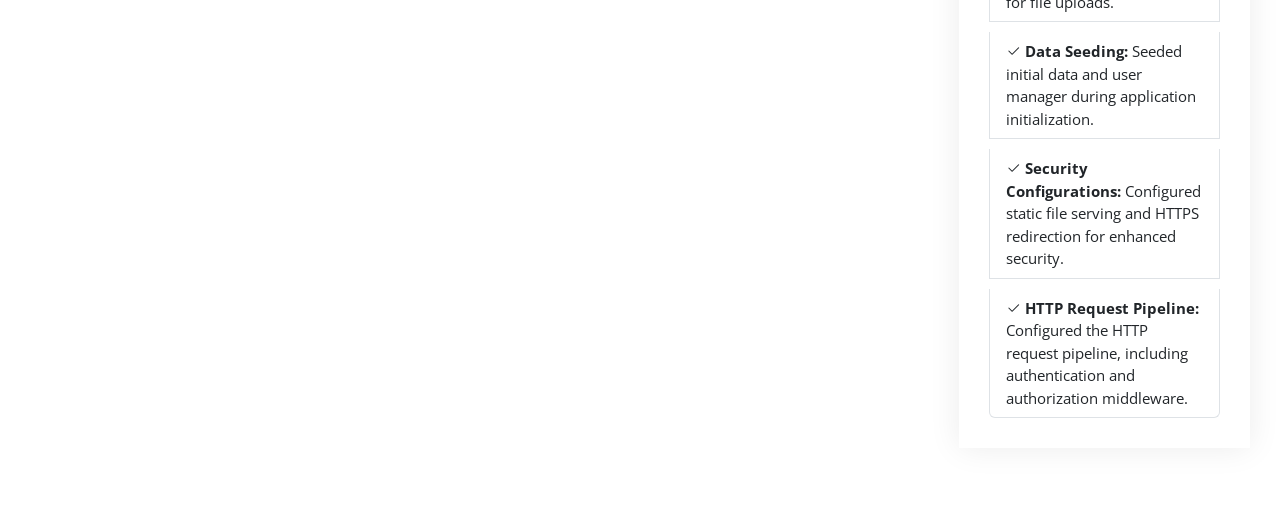
<file: net-music.html>
<!DOCTYPE html>
<html lang="en">

<head>
  <meta charset="utf-8">
  <meta content="width=device-width, initial-scale=1.0" name="viewport">

  <title>.NET Music Applikation</title>
  <meta content="" name="description">
  <meta content="" name="keywords">


  <link href="assets/img/CodeChemist.png" rel="icon">
  <link href="assets/img/CodeChemist.png" rel="apple-touch-icon">
  <!-- Google Fonts -->
  <link
    href="https://fonts.googleapis.com/css?family=Open+Sans:300,300i,400,400i,600,600i,700,700i|Raleway:300,300i,400,400i,500,500i,600,600i,700,700i|Poppins:300,300i,400,400i,500,500i,600,600i,700,700i"
    rel="stylesheet">

  <!-- Vendor CSS Files -->
  <link href="assets/vendor/aos/aos.css" rel="stylesheet">
  <link href="assets/vendor/bootstrap/css/bootstrap.min.css" rel="stylesheet">
  <link href="assets/vendor/bootstrap-icons/bootstrap-icons.css" rel="stylesheet">
  <link href="assets/vendor/boxicons/css/boxicons.min.css" rel="stylesheet">
  <link href="assets/vendor/glightbox/css/glightbox.min.css" rel="stylesheet">
  <link href="assets/vendor/swiper/swiper-bundle.min.css" rel="stylesheet">

  <!-- Template Main CSS File -->
  <link href="assets/css/style.css" rel="stylesheet">

  <!-- =======================================================
  * Template Name: iPortfolio
  * Updated: Nov 17 2023 with Bootstrap v5.3.2
  * Template URL: https://bootstrapmade.com/iportfolio-bootstrap-portfolio-websites-template/
  * Author: BootstrapMade.com
  * License: https://bootstrapmade.com/license/
  ======================================================== -->
</head>

<body>

  <!-- ======= Mobile nav toggle button ======= -->
  <i class="bi bi-list mobile-nav-toggle d-xl-none"></i>

  <!-- ======= Header ======= -->
  <header id="header">
    <div class="d-flex flex-column">

      <div class="profile">
        <img src="assets/img/profile-img.jpg" alt="" class="img-fluid rounded-circle">
        <h1 class="text-light"><a href="index.html">Mustafa Muqtar</a></h1>
      </div>

      <nav id="navbar" class="nav-menu navbar">

        <ul>
          <li><a href="/mustafamuqtar.github.io/#hero" class="nav-link scrollto active"><i
                class="bx bx-home"></i> <span>Hem</span></a></li>
          <li><a href="/mustafamuqtar.github.io/#about" class="nav-link scrollto"><i
                class="bx bx-user"></i> <span>About</span></a></li>
          <li><a href="/mustafamuqtar.github.io/#skills" class="nav-link scrollto"><i
                class="bx-code-block"></i> <span>Skills</span></a></li>
          <li><a href="/mustafamuqtar.github.io/#resume" class="nav-link scrollto"><i
                class="bx bx-file-blank"></i> <span>Resumé</span></a></li>
          <li><a href="/mustafamuqtar.github.io/#portfolio" class="nav-link scrollto"><i
                class="bx bx-book-content"></i>
              <span>Portfolio</span></a></li>
          <li><a href="/mustafamuqtar.github.io/#contact" class="nav-link scrollto"><i
                class="bx bx-envelope"></i> <span>Kontakt</span></a></li>
          <li> <a href="https://github.com/MustafaMuqtar?tab=repositories" target="_blank"> <i
                class="bi bi-github"></i>Github</a></li>
        </ul>
      </nav>
    </div>
  </header><!-- End Header -->

  <main id="main">

    <!-- ======= Breadcrumbs ======= -->
    <section id="breadcrumbs" class="breadcrumbs">
      <div class="container">

        <P class="h2">.NET Music App</P>
        <P class="h6">Source code <a href="https://github.com/MustafaMuqtar/.net-music-app-api" target="_blank"> <i
              class="bi bi-github"></i></a></P>


      </div>
    </section><!-- End Breadcrumbs -->

    <!-- ======= Portfolio Details Section ======= -->
    <section id="portfolio-details" class="portfolio-details">
      <div class="container">

        <div class="row gy-4">

          <div class="col-lg-8">
            <div class="portfolio-details-slider swiper">

              <div class="swiper-slide">
                <img src="assets/img/musicApp/musicAPI.png" alt="">
              </div>



              <div class="swiper-pagination"></div>
            </div>
          </div>

          <div class="col-lg-4">
            <div class="portfolio-info">
              <h3>.NET Web API Kurs Applikation</h3>
              <ul class="list-group">
                <li class="list-group-item">
                  <i class="bi bi-check2"></i> <strong>Project Structure:</strong>
                  Developed a .NET project using Microsoft.AspNetCore for web application development.
                </li>

                <li class="list-group-item">
                  <i class="bi bi-check2"></i> <strong>Dependency Injection:</strong>
                  Scoped various repositories and services.
                  Configured services for dependency injection using Microsoft.Extensions.DependencyInjection.
                  <br>
                  Utilized View Models for transferring data.
                </li>


                <li class="list-group-item">
                  <i class="bi bi-check2"></i> <strong>Authentication and Authorization:</strong>
                  Implemented JWT (JSON Web Token) authentication for secure user authentication.
                  Configured IdentityCore for user management, including roles and unique email requirements.
                </li>

                <li class="list-group-item">
                  <i class="bi bi-check2"></i> <strong>Database Integration:</strong>
                  Utilized Microsoft.EntityFrameworkCore for database integration.
                  Chose SQL Server as the database.
                  Used Entity Framework for modeling and handling relational data.
                  Implemented many-to-many relationship in the relational data model.
                </li>
                <li class="list-group-item">
                  <i class="bi bi-check2"></i> <strong>Query:</strong>
                  Utilized a custom query with the following parameters:
                  <ul>
                    <li>Search Term</li>
                    <li>Genre</li>
                    <li>Page Number</li>
                    <li>Page Size</li>
                    <li>Ordered By Alphabetical</li>
                  </ul>
                </li>

                <li class="list-group-item">
                  <i class="bi bi-check2"></i> <strong>Cloud-Based Storage:</strong>
                  Configured Cloudinary settings for cloud-based image storage and retrieval.
                </li>

                <li class="list-group-item">
                  <i class="bi bi-check2"></i> <strong>File Uploads:</strong>
                  Configured form options, including a multipart body length limit for file uploads.
                </li>

                <li class="list-group-item">
                  <i class="bi bi-check2"></i> <strong>Data Seeding:</strong>
                  Seeded initial data and user manager during application initialization.
                </li>


                <li class="list-group-item">
                  <i class="bi bi-check2"></i> <strong>Security Configurations:</strong>
                  Configured static file serving and HTTPS redirection for enhanced security.
                </li>



                <li class="list-group-item">
                  <i class="bi bi-check2"></i> <strong>HTTP Request Pipeline:</strong>
                  Configured the HTTP request pipeline, including authentication and authorization middleware.
                </li>

              </ul>


            </div>
          </div>

        </div>

      </div>
    </section><!-- End Portfolio Details Section -->

  </main><!-- End #main -->



  <a href="#" class="back-to-top d-flex align-items-center justify-content-center"><i
      class="bi bi-arrow-up-short"></i></a>

  <!-- Vendor JS Files -->
  <script src="assets/vendor/purecounter/purecounter_vanilla.js"></script>
  <script src="assets/vendor/aos/aos.js"></script>
  <script src="assets/vendor/bootstrap/js/bootstrap.bundle.min.js"></script>
  <script src="assets/vendor/glightbox/js/glightbox.min.js"></script>
  <script src="assets/vendor/isotope-layout/isotope.pkgd.min.js"></script>
  <script src="assets/vendor/swiper/swiper-bundle.min.js"></script>
  <script src="assets/vendor/typed.js/typed.umd.js"></script>

  <!-- Template Main JS File -->
  <script src="assets/js/main.js"></script>

</body>

</html>
</file>
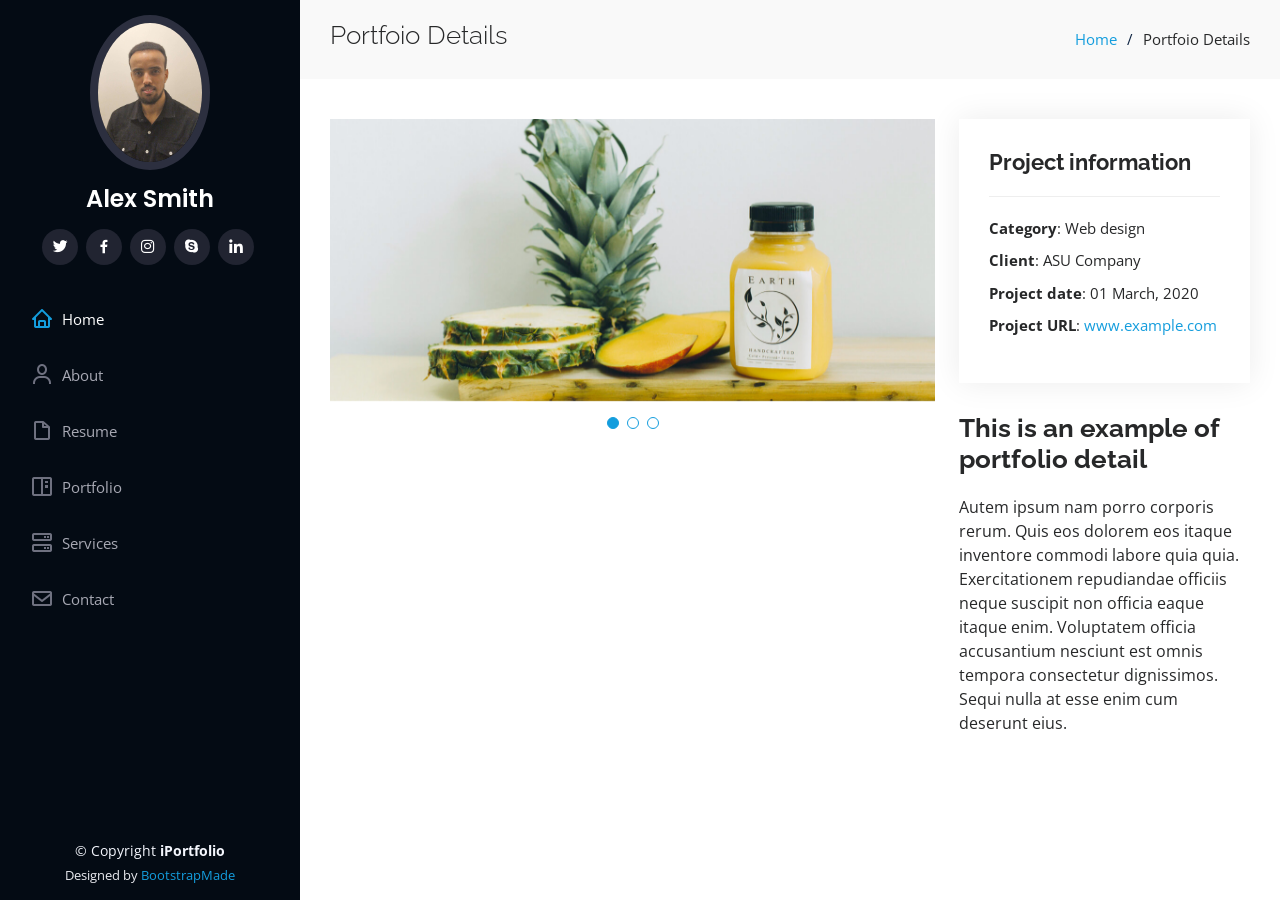
<file: portfolio-details.html>
<!DOCTYPE html>
<html lang="en">

<head>
  <meta charset="utf-8">
  <meta content="width=device-width, initial-scale=1.0" name="viewport">

  <title>Portfolio Details - iPortfolio Bootstrap Template</title>
  <meta content="" name="description">
  <meta content="" name="keywords">

  <!-- Favicons -->
  <link href="assets/img/favicon.png" rel="icon">
  <link href="assets/img/apple-touch-icon.png" rel="apple-touch-icon">

  <!-- Google Fonts -->
  <link href="https://fonts.googleapis.com/css?family=Open+Sans:300,300i,400,400i,600,600i,700,700i|Raleway:300,300i,400,400i,500,500i,600,600i,700,700i|Poppins:300,300i,400,400i,500,500i,600,600i,700,700i" rel="stylesheet">

  <!-- Vendor CSS Files -->
  <link href="assets/vendor/aos/aos.css" rel="stylesheet">
  <link href="assets/vendor/bootstrap/css/bootstrap.min.css" rel="stylesheet">
  <link href="assets/vendor/bootstrap-icons/bootstrap-icons.css" rel="stylesheet">
  <link href="assets/vendor/boxicons/css/boxicons.min.css" rel="stylesheet">
  <link href="assets/vendor/glightbox/css/glightbox.min.css" rel="stylesheet">
  <link href="assets/vendor/swiper/swiper-bundle.min.css" rel="stylesheet">

  <!-- Template Main CSS File -->
  <link href="assets/css/style.css" rel="stylesheet">

  <!-- =======================================================
  * Template Name: iPortfolio
  * Updated: Nov 17 2023 with Bootstrap v5.3.2
  * Template URL: https://bootstrapmade.com/iportfolio-bootstrap-portfolio-websites-template/
  * Author: BootstrapMade.com
  * License: https://bootstrapmade.com/license/
  ======================================================== -->
</head>

<body>

  <!-- ======= Mobile nav toggle button ======= -->
  <i class="bi bi-list mobile-nav-toggle d-xl-none"></i>

  <!-- ======= Header ======= -->
  <header id="header">
    <div class="d-flex flex-column">

      <div class="profile">
        <img src="assets/img/profile-img.jpg" alt="" class="img-fluid rounded-circle">
        <h1 class="text-light"><a href="index.html">Alex Smith</a></h1>
        <div class="social-links mt-3 text-center">
          <a href="#" class="twitter"><i class="bx bxl-twitter"></i></a>
          <a href="#" class="facebook"><i class="bx bxl-facebook"></i></a>
          <a href="#" class="instagram"><i class="bx bxl-instagram"></i></a>
          <a href="#" class="google-plus"><i class="bx bxl-skype"></i></a>
          <a href="#" class="linkedin"><i class="bx bxl-linkedin"></i></a>
        </div>
      </div>

      <nav id="navbar" class="nav-menu navbar">
        <ul>
          <li><a href="#hero" class="nav-link scrollto active"><i class="bx bx-home"></i> <span>Home</span></a></li>
          <li><a href="#about" class="nav-link scrollto"><i class="bx bx-user"></i> <span>About</span></a></li>
          <li><a href="#resume" class="nav-link scrollto"><i class="bx bx-file-blank"></i> <span>Resume</span></a></li>
          <li><a href="#portfolio" class="nav-link scrollto"><i class="bx bx-book-content"></i> <span>Portfolio</span></a></li>
          <li><a href="#services" class="nav-link scrollto"><i class="bx bx-server"></i> <span>Services</span></a></li>
          <li><a href="#contact" class="nav-link scrollto"><i class="bx bx-envelope"></i> <span>Contact</span></a></li>
        </ul>
      </nav><!-- .nav-menu -->
    </div>
  </header><!-- End Header -->

  <main id="main">

    <!-- ======= Breadcrumbs ======= -->
    <section id="breadcrumbs" class="breadcrumbs">
      <div class="container">

        <div class="d-flex justify-content-between align-items-center">
          <h2>Portfoio Details</h2>
          <ol>
            <li><a href="index.html">Home</a></li>
            <li>Portfoio Details</li>
          </ol>
        </div>

      </div>
    </section><!-- End Breadcrumbs -->

    <!-- ======= Portfolio Details Section ======= -->
    <section id="portfolio-details" class="portfolio-details">
      <div class="container">

        <div class="row gy-4">

          <div class="col-lg-8">
            <div class="portfolio-details-slider swiper">
              <div class="swiper-wrapper align-items-center">

                <div class="swiper-slide">
                  <img src="assets/img/portfolio/portfolio-details-1.jpg" alt="">
                </div>

                <div class="swiper-slide">
                  <img src="assets/img/portfolio/portfolio-details-2.jpg" alt="">
                </div>

                <div class="swiper-slide">
                  <img src="assets/img/portfolio/portfolio-details-3.jpg" alt="">
                </div>

              </div>
              <div class="swiper-pagination"></div>
            </div>
          </div>

          <div class="col-lg-4">
            <div class="portfolio-info">
              <h3>Project information</h3>
              <ul>
                <li><strong>Category</strong>: Web design</li>
                <li><strong>Client</strong>: ASU Company</li>
                <li><strong>Project date</strong>: 01 March, 2020</li>
                <li><strong>Project URL</strong>: <a href="#">www.example.com</a></li>
              </ul>
            </div>
            <div class="portfolio-description">
              <h2>This is an example of portfolio detail</h2>
              <p>
                Autem ipsum nam porro corporis rerum. Quis eos dolorem eos itaque inventore commodi labore quia quia. Exercitationem repudiandae officiis neque suscipit non officia eaque itaque enim. Voluptatem officia accusantium nesciunt est omnis tempora consectetur dignissimos. Sequi nulla at esse enim cum deserunt eius.
              </p>
            </div>
          </div>

        </div>

      </div>
    </section><!-- End Portfolio Details Section -->

  </main><!-- End #main -->

  <!-- ======= Footer ======= -->
  <footer id="footer">
    <div class="container">
      <div class="copyright">
        &copy; Copyright <strong><span>iPortfolio</span></strong>
      </div>
      <div class="credits">
        <!-- All the links in the footer should remain intact. -->
        <!-- You can delete the links only if you purchased the pro version. -->
        <!-- Licensing information: https://bootstrapmade.com/license/ -->
        <!-- Purchase the pro version with working PHP/AJAX contact form: https://bootstrapmade.com/iportfolio-bootstrap-portfolio-websites-template/ -->
        Designed by <a href="https://bootstrapmade.com/">BootstrapMade</a>
      </div>
    </div>
  </footer><!-- End  Footer -->

  <a href="#" class="back-to-top d-flex align-items-center justify-content-center"><i class="bi bi-arrow-up-short"></i></a>

  <!-- Vendor JS Files -->
  <script src="assets/vendor/purecounter/purecounter_vanilla.js"></script>
  <script src="assets/vendor/aos/aos.js"></script>
  <script src="assets/vendor/bootstrap/js/bootstrap.bundle.min.js"></script>
  <script src="assets/vendor/glightbox/js/glightbox.min.js"></script>
  <script src="assets/vendor/isotope-layout/isotope.pkgd.min.js"></script>
  <script src="assets/vendor/swiper/swiper-bundle.min.js"></script>
  <script src="assets/vendor/typed.js/typed.umd.js"></script>
  <script src="assets/vendor/waypoints/noframework.waypoints.js"></script>
  <script src="assets/vendor/php-email-form/validate.js"></script>

  <!-- Template Main JS File -->
  <script src="assets/js/main.js"></script>

</body>

</html>
</file>
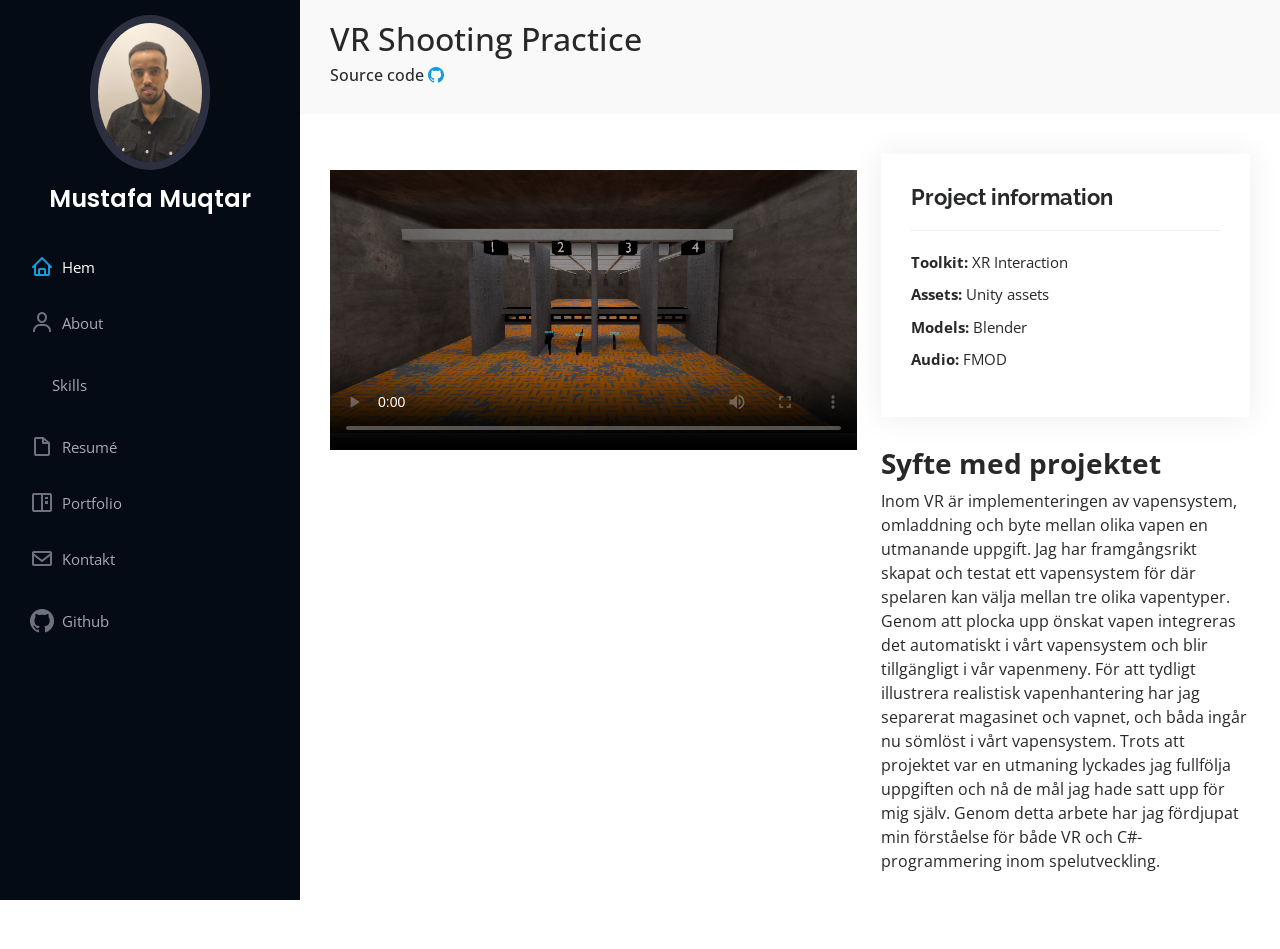
<file: shooting-practise.html>
<!DOCTYPE html>
<html lang="en">

<head>
  <meta charset="utf-8">
  <meta content="width=device-width, initial-scale=1.0" name="viewport">

  <title>VR Shooting Practice</title>
  <meta content="" name="description">
  <meta content="" name="keywords">

  <link href="assets/img/CodeChemist.png" rel="icon">
  <link href="assets/img/CodeChemist.png" rel="apple-touch-icon">

  <!-- Google Fonts -->
  <link
    href="https://fonts.googleapis.com/css?family=Open+Sans:300,300i,400,400i,600,600i,700,700i|Raleway:300,300i,400,400i,500,500i,600,600i,700,700i|Poppins:300,300i,400,400i,500,500i,600,600i,700,700i"
    rel="stylesheet">

  <!-- Vendor CSS Files -->
  <link href="assets/vendor/aos/aos.css" rel="stylesheet">
  <link href="assets/vendor/bootstrap/css/bootstrap.min.css" rel="stylesheet">
  <link href="assets/vendor/bootstrap-icons/bootstrap-icons.css" rel="stylesheet">
  <link href="assets/vendor/boxicons/css/boxicons.min.css" rel="stylesheet">
  <link href="assets/vendor/glightbox/css/glightbox.min.css" rel="stylesheet">
  <link href="assets/vendor/swiper/swiper-bundle.min.css" rel="stylesheet">

  <!-- Template Main CSS File -->
  <link href="assets/css/style.css" rel="stylesheet">
  <link href="https://vjs.zencdn.net/8.6.1/video-js.css" rel="stylesheet" />
</head>

<body>

  <!-- ======= Mobile nav toggle button ======= -->
  <i class="bi bi-list mobile-nav-toggle d-xl-none"></i>

  <!-- ======= Header ======= -->
  <header id="header">
    <div class="d-flex flex-column">

      <div class="profile">
        <img src="assets/img/profile-img.jpg" alt="" class="img-fluid rounded-circle">
        <h1 class="text-light"><a href="index.html">Mustafa Muqtar</a></h1>
      </div>

      <nav id="navbar" class="nav-menu navbar">

        <ul>
          <li><a href="/mustafamuqtar.github.io/#hero" class="nav-link scrollto active"><i
                class="bx bx-home"></i> <span>Hem</span></a></li>
          <li><a href="/mustafamuqtar.github.io/#about" class="nav-link scrollto"><i
                class="bx bx-user"></i> <span>About</span></a></li>
          <li><a href="/mustafamuqtar.github.io/#skills" class="nav-link scrollto"><i
                class="bx-code-block"></i> <span>Skills</span></a></li>
          <li><a href="/mustafamuqtar.github.io/#resume" class="nav-link scrollto"><i
                class="bx bx-file-blank"></i> <span>Resumé</span></a></li>
          <li><a href="/mustafamuqtar.github.io/#portfolio" class="nav-link scrollto"><i
                class="bx bx-book-content"></i>
              <span>Portfolio</span></a></li>
          <li><a href="/mustafamuqtar.github.io/#contact" class="nav-link scrollto"><i
                class="bx bx-envelope"></i> <span>Kontakt</span></a></li>
          <li> <a href="https://github.com/MustafaMuqtar?tab=repositories" target="_blank"> <i
                class="bi bi-github"></i>Github</a></li>
        </ul>
      </nav>
    </div>
  </header><!-- End Header -->

  <main id="main">

    <!-- ======= Breadcrumbs ======= -->
    <section id="breadcrumbs" class="breadcrumbs">
      <div class="container">

        <div class=" text-start ">
          <P class="h2">VR Shooting Practice</P>
          <P class="h6">Source code <a href="https://github.com/MustafaMuqtar/unity-fpx-game" target="_blank"> <i
            class="bi bi-github"></i></a></P>
        </div>

      </div>
    </section><!-- End Breadcrumbs -->

    <!-- ======= Portfolio Details Section ======= -->
    <section id="portfolio-details" class="portfolio-details">
      <div class="container">

        <div class="row gy-4">

          <div class="col-lg-7">

            <div class="video-container">
              <video id="my-video" class="video-js" controls preload="auto"
                poster="https://mustafamuqtar.github.io/assets/img/games/Target%20Training%20Place.png" data-setup="{}">
                <source src="https://codechemist.se//Uploads/Videos/638384984747542631.mp4" type="video/mp4" />
              </video>
            </div>
          </div>
          <div class="col-lg-5">
            <div class="portfolio-info">
              <h3>Project information</h3>
              <ul>
                <li><strong>Toolkit: </strong>XR Interaction</li>
                <li><strong>Assets: </strong>Unity assets</li>
                <li><strong>Models: </strong>Blender</li>
                <li><strong>Audio: </strong>FMOD</li>
              </ul>
            </div>
            <div class="portfolio-description">
              <p class="h3"><strong>Syfte med projektet</strong>  </p>
              <p>
                Inom VR är implementeringen av vapensystem, omladdning och byte mellan olika vapen en utmanande
                uppgift. Jag har framgångsrikt skapat och testat ett vapensystem för där spelaren kan
                välja mellan tre olika vapentyper. Genom att plocka upp önskat vapen integreras det automatiskt i vårt
                vapensystem och blir tillgängligt i vår vapenmeny. För att tydligt illustrera realistisk vapenhantering
                har jag separerat magasinet och vapnet, och båda ingår nu sömlöst i vårt vapensystem. Trots att
                projektet var en utmaning lyckades jag fullfölja uppgiften och nå de mål jag hade satt upp för mig
                själv. Genom detta arbete har jag fördjupat min förståelse för både VR och C#-programmering inom
                spelutveckling. </p>
            </div>
          </div>

        </div>

      </div>
    </section><!-- End Portfolio Details Section -->

  </main><!-- End #main -->



  <a href="#" class="back-to-top d-flex align-items-center justify-content-center"><i
      class="bi bi-arrow-up-short"></i></a>

  <!-- Vendor JS Files -->
  <script src="assets/vendor/purecounter/purecounter_vanilla.js"></script>
  <script src="assets/vendor/aos/aos.js"></script>
  <script src="assets/vendor/bootstrap/js/bootstrap.bundle.min.js"></script>
  <script src="assets/vendor/glightbox/js/glightbox.min.js"></script>
  <script src="assets/vendor/isotope-layout/isotope.pkgd.min.js"></script>
  <script src="assets/vendor/swiper/swiper-bundle.min.js"></script>
  <script src="assets/vendor/typed.js/typed.umd.js"></script>
  <script src="https://vjs.zencdn.net/8.6.1/video.min.js"></script>


  <!-- Template Main JS File -->
  <script src="assets/js/main.js"></script>

</body>

</html>
</file>
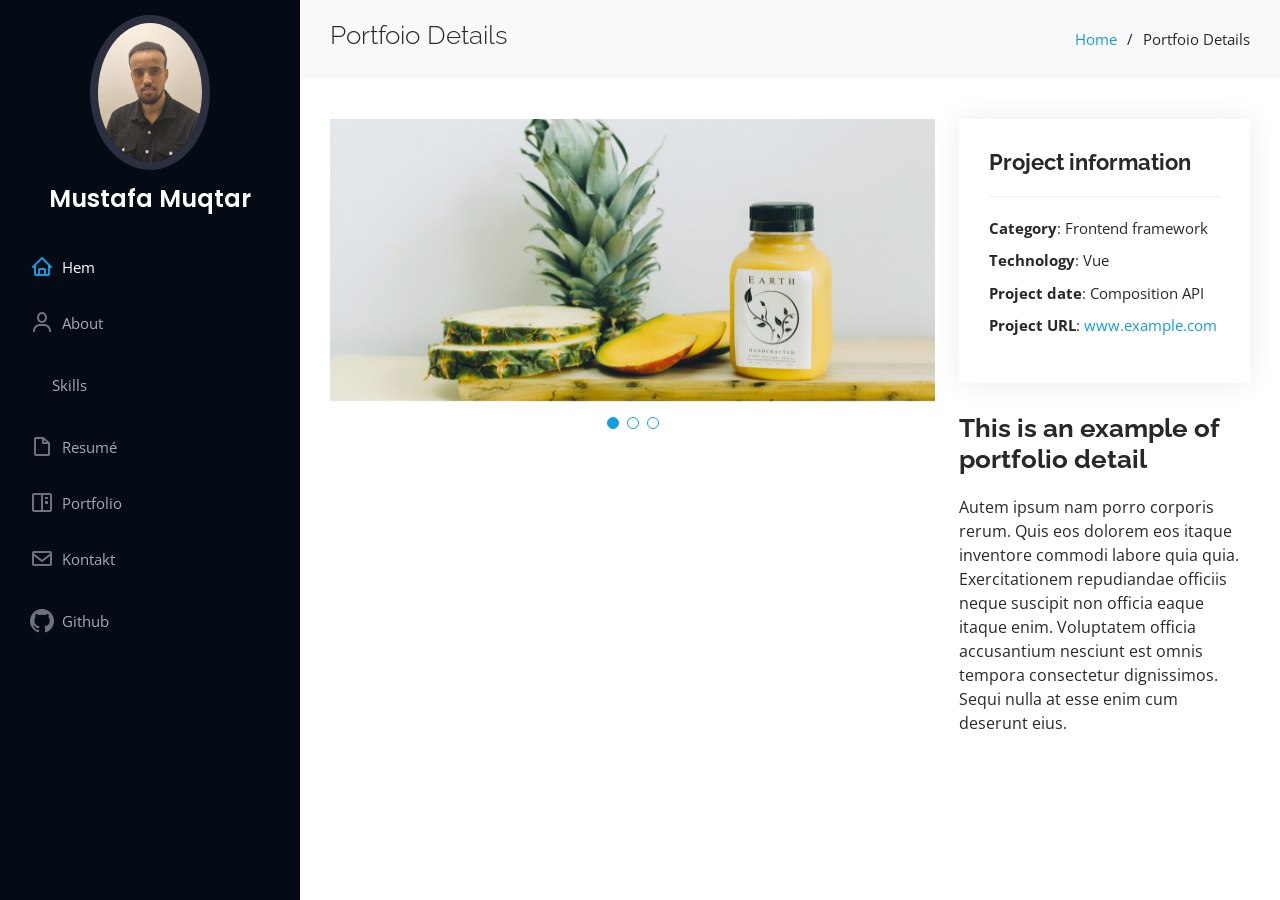
<file: vue-music.html>
<!DOCTYPE html>
<html lang="en">

<head>
  <meta charset="utf-8">
  <meta content="width=device-width, initial-scale=1.0" name="viewport">

  <title>Vue Music Applikation</title>
  <meta content="" name="description">
  <meta content="" name="keywords">


  <link href="assets/img/CodeChemist.png" rel="icon">
  <link href="assets/img/CodeChemist.png" rel="apple-touch-icon">

  <!-- Google Fonts -->
  <link href="https://fonts.googleapis.com/css?family=Open+Sans:300,300i,400,400i,600,600i,700,700i|Raleway:300,300i,400,400i,500,500i,600,600i,700,700i|Poppins:300,300i,400,400i,500,500i,600,600i,700,700i" rel="stylesheet">

  <!-- Vendor CSS Files -->
  <link href="assets/vendor/aos/aos.css" rel="stylesheet">
  <link href="assets/vendor/bootstrap/css/bootstrap.min.css" rel="stylesheet">
  <link href="assets/vendor/bootstrap-icons/bootstrap-icons.css" rel="stylesheet">
  <link href="assets/vendor/boxicons/css/boxicons.min.css" rel="stylesheet">
  <link href="assets/vendor/glightbox/css/glightbox.min.css" rel="stylesheet">
  <link href="assets/vendor/swiper/swiper-bundle.min.css" rel="stylesheet">

  <!-- Template Main CSS File -->
  <link href="assets/css/style.css" rel="stylesheet">

  <!-- =======================================================
  * Template Name: iPortfolio
  * Updated: Nov 17 2023 with Bootstrap v5.3.2
  * Template URL: https://bootstrapmade.com/iportfolio-bootstrap-portfolio-websites-template/
  * Author: BootstrapMade.com
  * License: https://bootstrapmade.com/license/
  ======================================================== -->
</head>

<body>

  <!-- ======= Mobile nav toggle button ======= -->
  <i class="bi bi-list mobile-nav-toggle d-xl-none"></i>

 <!-- ======= Header ======= -->
 <header id="header">
  <div class="d-flex flex-column">

    <div class="profile">
      <img src="assets/img/profile-img.jpg" alt="" class="img-fluid rounded-circle">
      <h1 class="text-light"><a href="index.html">Mustafa Muqtar</a></h1>
    </div>

    <nav id="navbar" class="nav-menu navbar">

      <ul>
        <li><a href="/mustafamuqtar.github.io/#hero" class="nav-link scrollto active"><i
              class="bx bx-home"></i> <span>Hem</span></a></li>
        <li><a href="/mustafamuqtar.github.io/#about" class="nav-link scrollto"><i
              class="bx bx-user"></i> <span>About</span></a></li>
        <li><a href="/mustafamuqtar.github.io/#skills" class="nav-link scrollto"><i
              class="bx-code-block"></i> <span>Skills</span></a></li>
        <li><a href="/mustafamuqtar.github.io/#resume" class="nav-link scrollto"><i
              class="bx bx-file-blank"></i> <span>Resumé</span></a></li>
        <li><a href="/mustafamuqtar.github.io/#portfolio" class="nav-link scrollto"><i
              class="bx bx-book-content"></i>
            <span>Portfolio</span></a></li>
        <li><a href="/mustafamuqtar.github.io/#contact" class="nav-link scrollto"><i
              class="bx bx-envelope"></i> <span>Kontakt</span></a></li>
        <li> <a href="https://github.com/MustafaMuqtar?tab=repositories" target="_blank"> <i
              class="bi bi-github"></i>Github</a></li>
      </ul>
    </nav>
  </div>
</header><!-- End Header -->

  <main id="main">

    <!-- ======= Breadcrumbs ======= -->
    <section id="breadcrumbs" class="breadcrumbs">
      <div class="container">

        <div class="d-flex justify-content-between align-items-center">
          <h2>Portfoio Details</h2>
          <ol>
            <li><a href="index.html">Home</a></li>
            <li>Portfoio Details</li>
          </ol>
        </div>

      </div>
    </section><!-- End Breadcrumbs -->

    <!-- ======= Portfolio Details Section ======= -->
    <section id="portfolio-details" class="portfolio-details">
      <div class="container">

        <div class="row gy-4">

          <div class="col-lg-8">
            <div class="portfolio-details-slider swiper">
              <div class="swiper-wrapper align-items-center">

                <div class="swiper-slide">
                  <img src="assets/img/portfolio/portfolio-details-1.jpg" alt="">
                </div>

                <div class="swiper-slide">
                  <img src="assets/img/portfolio/portfolio-details-2.jpg" alt="">
                </div>

                <div class="swiper-slide">
                  <img src="assets/img/portfolio/portfolio-details-3.jpg" alt="">
                </div>

              </div>
              <div class="swiper-pagination"></div>
            </div>
          </div>

          <div class="col-lg-4">
            <div class="portfolio-info">
              <h3>Project information</h3>
              <ul>
                <li><strong>Category</strong>: Frontend framework</li>
                <li><strong>Technology</strong>: Vue</li>
                <li><strong>Project date</strong>: Composition API</li>
                <li><strong>Project URL</strong>: <a href="#">www.example.com</a></li>
              </ul>
            </div>
            <div class="portfolio-description">
              <h2>This is an example of portfolio detail</h2>
              <p>
                Autem ipsum nam porro corporis rerum. Quis eos dolorem eos itaque inventore commodi labore quia quia. Exercitationem repudiandae officiis neque suscipit non officia eaque itaque enim. Voluptatem officia accusantium nesciunt est omnis tempora consectetur dignissimos. Sequi nulla at esse enim cum deserunt eius.
              </p>
            </div>
          </div>

        </div>

      </div>
    </section><!-- End Portfolio Details Section -->

  </main><!-- End #main -->



  <a href="#" class="back-to-top d-flex align-items-center justify-content-center"><i class="bi bi-arrow-up-short"></i></a>

  <!-- Vendor JS Files -->
  <script src="assets/vendor/purecounter/purecounter_vanilla.js"></script>
  <script src="assets/vendor/aos/aos.js"></script>
  <script src="assets/vendor/bootstrap/js/bootstrap.bundle.min.js"></script>
  <script src="assets/vendor/glightbox/js/glightbox.min.js"></script>
  <script src="assets/vendor/isotope-layout/isotope.pkgd.min.js"></script>
  <script src="assets/vendor/swiper/swiper-bundle.min.js"></script>
  <script src="assets/vendor/typed.js/typed.umd.js"></script>

  <!-- Template Main JS File -->
  <script src="assets/js/main.js"></script>

</body>

</html>
</file>
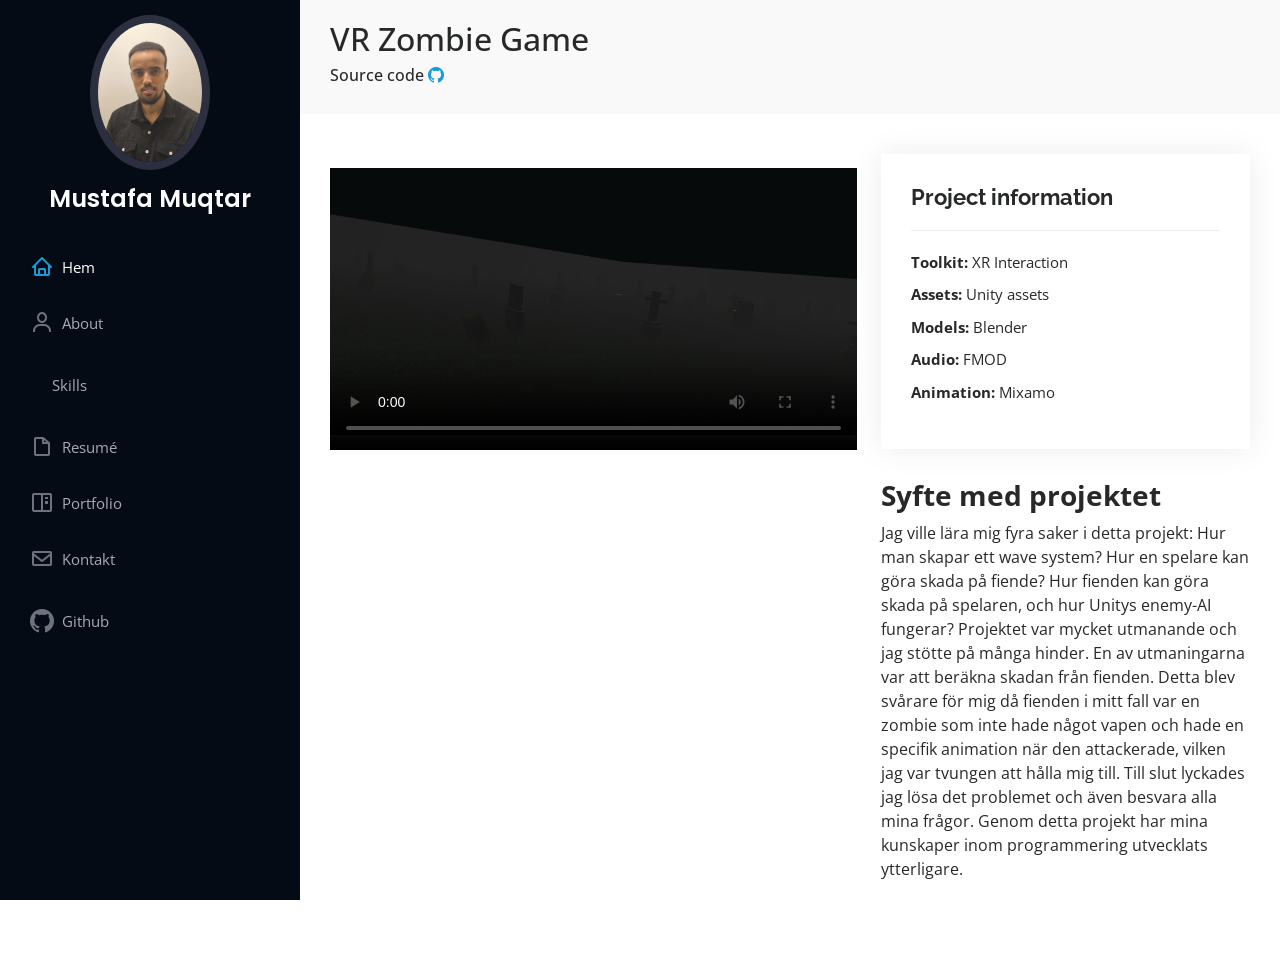
<file: zombie-game.html>
<!DOCTYPE html>
<html lang="en">

<head>
  <meta charset="utf-8">
  <meta content="width=device-width, initial-scale=1.0" name="viewport">

  <title>VR Zombie Game</title>
  <meta content="" name="description">
  <meta content="" name="keywords">



  <link href="assets/img/CodeChemist.png" rel="icon">
  <link href="assets/img/CodeChemist.png" rel="apple-touch-icon">

  <!-- Google Fonts -->
  <link
    href="https://fonts.googleapis.com/css?family=Open+Sans:300,300i,400,400i,600,600i,700,700i|Raleway:300,300i,400,400i,500,500i,600,600i,700,700i|Poppins:300,300i,400,400i,500,500i,600,600i,700,700i"
    rel="stylesheet">

  <!-- Vendor CSS Files -->
  <link href="assets/vendor/aos/aos.css" rel="stylesheet">
  <link href="assets/vendor/bootstrap/css/bootstrap.min.css" rel="stylesheet">
  <link href="assets/vendor/bootstrap-icons/bootstrap-icons.css" rel="stylesheet">
  <link href="assets/vendor/boxicons/css/boxicons.min.css" rel="stylesheet">
  <link href="assets/vendor/glightbox/css/glightbox.min.css" rel="stylesheet">
  <link href="assets/vendor/swiper/swiper-bundle.min.css" rel="stylesheet">

  <!-- Template Main CSS File -->
  <link href="assets/css/style.css" rel="stylesheet">
  <link href="https://vjs.zencdn.net/8.6.1/video-js.css" rel="stylesheet" />
</head>

<body>

  <!-- ======= Mobile nav toggle button ======= -->
  <i class="bi bi-list mobile-nav-toggle d-xl-none"></i>

  <!-- ======= Header ======= -->
  <header id="header">
    <div class="d-flex flex-column">

      <div class="profile">
        <img src="assets/img/profile-img.jpg" alt="" class="img-fluid rounded-circle">
        <h1 class="text-light"><a href="index.html">Mustafa Muqtar</a></h1>
      </div>

      <nav id="navbar" class="nav-menu navbar">

        <ul>
          <li><a href="/mustafamuqtar.github.io/#hero" class="nav-link scrollto active"><i
                class="bx bx-home"></i> <span>Hem</span></a></li>
          <li><a href="/mustafamuqtar.github.io/#about" class="nav-link scrollto"><i
                class="bx bx-user"></i> <span>About</span></a></li>
          <li><a href="/mustafamuqtar.github.io/#skills" class="nav-link scrollto"><i
                class="bx-code-block"></i> <span>Skills</span></a></li>
          <li><a href="/mustafamuqtar.github.io/#resume" class="nav-link scrollto"><i
                class="bx bx-file-blank"></i> <span>Resumé</span></a></li>
          <li><a href="/mustafamuqtar.github.io/#portfolio" class="nav-link scrollto"><i
                class="bx bx-book-content"></i>
              <span>Portfolio</span></a></li>
          <li><a href="/mustafamuqtar.github.io/#contact" class="nav-link scrollto"><i
                class="bx bx-envelope"></i> <span>Kontakt</span></a></li>
          <li> <a href="https://github.com/MustafaMuqtar?tab=repositories" target="_blank"> <i
                class="bi bi-github"></i>Github</a></li>
        </ul>
      </nav>
    </div>
  </header><!-- End Header -->

  <main id="main">

    <!-- ======= Breadcrumbs ======= -->
    <section id="breadcrumbs" class="breadcrumbs">
      <div class="container">

        <div class=" text-start ">
          <P class="h2">VR Zombie Game</P>
          <P class="h6">Source code <a href="https://github.com/MustafaMuqtar/unity-fpx-game" target="_blank"> <i
            class="bi bi-github"></i></a></P>
        </div>

      </div>
    </section><!-- End Breadcrumbs -->

    <!-- ======= Portfolio Details Section ======= -->
    <section id="portfolio-details" class="portfolio-details">
      <div class="container">

        <div class="row gy-4">

          <div class="col-lg-7">

            <div class="video-container">
              <video id="my-video" class="video-js" controls preload="auto"
                poster="https://mustafamuqtar.github.io/assets/img/games/Zombie.png" data-setup="{}">
                <source src="https://codechemist.se//Uploads/Videos/638385095697270003.mp4" type="video/mp4" />
              </video>
            </div>
          </div>
          <div class="col-lg-5">
            <div class="portfolio-info">
              <h3>Project information</h3>
              <ul>
                <li><strong>Toolkit: </strong>XR Interaction</li>
                <li><strong>Assets: </strong>Unity assets</li>
                <li><strong>Models: </strong>Blender</li>
                <li><strong>Audio: </strong>FMOD</li>
                <li><strong>Animation: </strong>Mixamo</li>
              </ul>
            </div>
            <div class="portfolio-description">
              <p class="h3"><strong>Syfte med projektet</strong> </p>
              <p>
                Jag ville lära mig fyra saker i detta projekt: Hur man skapar ett wave system? Hur en spelare kan göra
                skada på fiende? Hur fienden kan göra skada på spelaren, och hur Unitys enemy-AI fungerar? Projektet var
                mycket utmanande och jag stötte på många hinder. En av utmaningarna var att beräkna skadan från fienden.
                Detta blev svårare för mig då fienden i mitt fall var en zombie som inte hade något vapen och hade en
                specifik animation när den attackerade, vilken jag var tvungen att hålla mig till. Till slut lyckades
                jag lösa det problemet och även besvara alla mina frågor. Genom detta projekt har mina kunskaper inom
                programmering utvecklats ytterligare.</p>
            </div>
          </div>


        </div>

      </div>
    </section><!-- End Portfolio Details Section -->

  </main><!-- End #main -->



  <a href="#" class="back-to-top d-flex align-items-center justify-content-center"><i
      class="bi bi-arrow-up-short"></i></a>

  <!-- Vendor JS Files -->
  <script src="assets/vendor/purecounter/purecounter_vanilla.js"></script>
  <script src="assets/vendor/aos/aos.js"></script>
  <script src="assets/vendor/bootstrap/js/bootstrap.bundle.min.js"></script>
  <script src="assets/vendor/glightbox/js/glightbox.min.js"></script>
  <script src="assets/vendor/isotope-layout/isotope.pkgd.min.js"></script>
  <script src="assets/vendor/swiper/swiper-bundle.min.js"></script>
  <script src="assets/vendor/typed.js/typed.umd.js"></script>
  <script src="https://vjs.zencdn.net/8.6.1/video.min.js"></script>


  <!-- Template Main JS File -->
  <script src="assets/js/main.js"></script>

</body>

</html>
</file>
<file: assets/css/style.css>
/**
* Template Name: iPortfolio
* Updated: Nov 17 2023 with Bootstrap v5.3.2
* Template URL: https://bootstrapmade.com/iportfolio-bootstrap-portfolio-websites-template/
* Author: BootstrapMade.com
* License: https://bootstrapmade.com/license/
*/

/*--------------------------------------------------------------
# General
--------------------------------------------------------------*/
body {
  font-family: "Open Sans", sans-serif;
  color: #272829;
}

a {
  color: #149ddd;
  text-decoration: none;
}

a:hover {
  color: #37b3ed;
  text-decoration: none;
}
.bg-custom-orange {
  background-color:#F57900 ; /* Adjust the hex color code as needed */
}
.bg-dotnet-purple {
  background-color: #512BD4;
}
.bg-unity-dark-blue {
  background-color: #222C37;
}
.bg-vue-green {
  background-color: #4FC08D;
}
.video-container {
  position: relative;
  padding-top: 56.25%; /* 16:9 aspect ratio (h/w * 100) */
}

#my-video {
  position: absolute;
  top: 0;
  left: 0;
  width: 100%;
  height: 100%;
}

.text-unity-green {
  color: #19A25D;
}

.bg-angular-red {
  background-color: #DD0031;
}
h1,
h2,
h3,
h4,
h5,
h6 {
  font-family: "Raleway", sans-serif;
}

/*--------------------------------------------------------------
# Back to top button
--------------------------------------------------------------*/
.back-to-top {
  position: fixed;
  visibility: hidden;
  opacity: 0;
  right: 15px;
  bottom: 15px;
  z-index: 996;
  background: #149ddd;
  width: 40px;
  height: 40px;
  border-radius: 50px;
  transition: all 0.4s;
}

.back-to-top i {
  font-size: 28px;
  color: #fff;
  line-height: 0;
}

.back-to-top:hover {
  background: #2eafec;
  color: #fff;
}

.back-to-top.active {
  visibility: visible;
  opacity: 1;
}

/*--------------------------------------------------------------
# Header
--------------------------------------------------------------*/
#header {
  position: fixed;
  top: 0;
  left: 0;
  bottom: 0;
  width: 300px;
  transition: all ease-in-out 0.5s;
  z-index: 9997;
  transition: all 0.5s;
  padding: 0 15px;
  background: #040b14;
  overflow-y: auto;
}

#header .profile img {
  margin: 15px auto;
  display: block;
  width: 120px;
  border: 8px solid #2c2f3f;
}

#header .profile h1 {
  font-size: 24px;
  margin: 0;
  padding: 0;
  font-weight: 600;
  -moz-text-align-last: center;
  text-align-last: center;
  font-family: "Poppins", sans-serif;
}

#header .profile h1 a,
#header .profile h1 a:hover {
  color: #fff;
  text-decoration: none;
}

#header .profile .social-links a {
  font-size: 18px;
  display: inline-block;
  background: #212431;
  color: #fff;
  line-height: 1;
  padding: 8px 0;
  margin-right: 4px;
  border-radius: 50%;
  text-align: center;
  width: 36px;
  height: 36px;
  transition: 0.3s;
}

#header .profile .social-links a:hover {
  background: #149ddd;
  color: #fff;
  text-decoration: none;
}

#main {
  margin-left: 300px;
}

.container,
.container-fluid {
  padding-left: 30px;
  padding-right: 30px;
}

@media (max-width: 1199px) {
  #header {
    left: -300px;
  }

  #main {
    margin-left: 0;
  }

  .container,
  .container-fluid {
    padding-left: 12px;
    padding-right: 12px;
  }
}

/*--------------------------------------------------------------
# Navigation Menu
--------------------------------------------------------------*/
/* Desktop Navigation */
.nav-menu {
  padding: 30px 0 0 0;
}

.nav-menu * {
  margin: 0;
  padding: 0;
  list-style: none;
}

.nav-menu>ul>li {
  position: relative;
  white-space: nowrap;
}

.nav-menu a,
.nav-menu a:focus {
  display: flex;
  align-items: center;
  color: #a8a9b4;
  padding: 12px 15px;
  margin-bottom: 8px;
  transition: 0.3s;
  font-size: 15px;
}

.nav-menu a i,
.nav-menu a:focus i {
  font-size: 24px;
  padding-right: 8px;
  color: #6f7180;
}

.nav-menu a:hover,
.nav-menu .active,
.nav-menu .active:focus,
.nav-menu li:hover>a {
  text-decoration: none;
  color: #fff;
}

.nav-menu a:hover i,
.nav-menu .active i,
.nav-menu .active:focus i,
.nav-menu li:hover>a i {
  color: #149ddd;
}

/* Mobile Navigation */
.mobile-nav-toggle {
  position: fixed;
  right: 15px;
  top: 15px;
  z-index: 9998;
  border: 0;
  font-size: 24px;
  transition: all 0.4s;
  outline: none !important;
  background-color: #149ddd;
  color: #fff;
  width: 40px;
  height: 40px;
  display: inline-flex;
  align-items: center;
  justify-content: center;
  line-height: 0;
  border-radius: 50px;
  cursor: pointer;
}

.mobile-nav-active {
  overflow: hidden;
}

.mobile-nav-active #header {
  left: 0;
}

/*--------------------------------------------------------------
# Hero Section
--------------------------------------------------------------*/
#hero {
  width: 100%;
  height: 100vh;
  background: url("../img/hero-bg.jpg") top center;
  background-size: cover;
  background-repeat: no-repeat;
  background-position: center center;
}


#hero:before {
  content: "";
  background: rgba(5, 13, 24, 0.3);
  position: absolute;
  bottom: 0;
  top: 0;
  left: 0;
  right: 0;
  z-index: 1;
}

#hero .hero-container {
  position: relative;
  z-index: 2;
  min-width: 300px;
}

#hero h1 {
  margin: 0 0 10px 0;
  font-size: 64px;
  font-weight: 700;
  line-height: 56px;
  color: #fff;
}

#hero p {
  color: #fff;
  margin-bottom: 50px;
  font-size: 26px;
  font-family: "Poppins", sans-serif;
}

#hero p span {
  color: #fff;
  padding-bottom: 4px;
  letter-spacing: 1px;
  border-bottom: 3px solid #149ddd;
}

@media (min-width: 1024px) {
  #hero {
    background-attachment: fixed;
  }
}

@media (max-width: 768px) {
  #hero h1 {
    font-size: 28px;
    line-height: 36px;
  }

  #hero h2 {
    font-size: 18px;
    line-height: 24px;
    margin-bottom: 30px;
  }
}

/*--------------------------------------------------------------
# Sections General
--------------------------------------------------------------*/
section {
  padding: 60px 0;
  overflow: hidden;
}

.section-bg {
  background: #f5f8fd;
}

.section-title {
  padding-bottom: 30px;
}

.section-title h2 {
  font-size: 32px;
  font-weight: bold;
  margin-bottom: 20px;
  padding-bottom: 20px;
  position: relative;
  color: #173b6c;
}

.section-title h2::after {
  content: "";
  position: absolute;
  display: block;
  width: 50px;
  height: 3px;
  background: #149ddd;
  bottom: 0;
  left: 0;
}

.section-title p {
  margin-bottom: 0;
}

/*--------------------------------------------------------------
# About
--------------------------------------------------------------*/
.about .content h3 {
  font-weight: 700;
  font-size: 26px;
  color: #173b6c;
}

.about .content ul {
  list-style: none;
  padding: 0;
}

.about .content ul li {
  margin-bottom: 20px;
  display: flex;
  align-items: center;
}

.about .content ul strong {
  margin-right: 10px;
}

.about .content ul i {
  font-size: 16px;
  margin-right: 5px;
  color: #149ddd;
  line-height: 0;
}

.about .content p:last-child {
  margin-bottom: 0;
}

/*--------------------------------------------------------------
# Facts
--------------------------------------------------------------*/
.facts {
  padding-bottom: 30px;
}

.facts .count-box {
  padding: 30px;
  width: 100%;
}

.facts .count-box i {
  display: block;
  font-size: 44px;
  color: #149ddd;
  float: left;
  line-height: 0;
}

.facts .count-box span {
  font-size: 48px;
  line-height: 40px;
  display: block;
  font-weight: 700;
  color: #050d18;
  margin-left: 60px;
}

.facts .count-box p {
  padding: 15px 0 0 0;
  margin: 0 0 0 60px;
  font-family: "Raleway", sans-serif;
  font-size: 14px;
  color: #122f57;
}

.facts .count-box a {
  font-weight: 600;
  display: block;
  margin-top: 20px;
  color: #122f57;
  font-size: 15px;
  font-family: "Poppins", sans-serif;
  transition: ease-in-out 0.3s;
}

.facts .count-box a:hover {
  color: #1f5297;
}

/*--------------------------------------------------------------
# Akills
--------------------------------------------------------------*/
.skills .progress {
  height: 60px;
  display: block;
  background: none;
  border-radius: 0;
}

.skills .progress .skill {
  padding: 0;
  margin: 0 0 6px 0;
  text-transform: uppercase;
  display: block;
  font-weight: 600;
  font-family: "Poppins", sans-serif;
  color: #050d18;
}

.skills .progress .skill .val {
  float: right;
  font-style: normal;
}

.skills .progress-bar-wrap {
  background: #dce8f8;
  height: 10px;
}

.skills .progress-bar {
  width: 1px;
  height: 10px;
  transition: 0.9s;
  background-color: #149ddd;
}

/*--------------------------------------------------------------
# Resume
--------------------------------------------------------------*/
.resume .resume-title {
  font-size: 26px;
  font-weight: 700;
  margin-top: 20px;
  margin-bottom: 20px;
  color: #050d18;
}

.resume .resume-item {
  padding: 0 0 20px 20px;
  margin-top: -2px;
  border-left: 2px solid #1f5297;
  position: relative;
}

.resume .resume-item h4 {
  line-height: 18px;
  font-size: 18px;
  font-weight: 600;
  text-transform: uppercase;
  font-family: "Poppins", sans-serif;
  color: #050d18;
  margin-bottom: 10px;
}

.resume .resume-item h5 {
  font-size: 16px;
  background: #e4edf9;
  padding: 5px 15px;
  display: inline-block;
  font-weight: 600;
  margin-bottom: 10px;
}

.resume .resume-item ul {
  padding-left: 20px;
}

.resume .resume-item ul li {
  padding-bottom: 10px;
}

.resume .resume-item:last-child {
  padding-bottom: 0;
}

.resume .resume-item::before {
  content: "";
  position: absolute;
  width: 16px;
  height: 16px;
  border-radius: 50px;
  left: -9px;
  top: 0;
  background: #fff;
  border: 2px solid #1f5297;
}

/*--------------------------------------------------------------
# Portfolio
--------------------------------------------------------------*/
.portfolio .portfolio-item {
  margin-bottom: 30px;
}

.portfolio #portfolio-flters {
  padding: 0;
  margin: 0 auto 35px auto;
  list-style: none;
  text-align: center;
  background: #fff;
  border-radius: 50px;
  padding: 2px 15px;
}

.portfolio #portfolio-flters li {
  cursor: pointer;
  display: inline-block;
  padding: 10px 15px 8px 15px;
  font-size: 14px;
  font-weight: 600;
  line-height: 1;
  text-transform: uppercase;
  color: #272829;
  margin-bottom: 5px;
  transition: all 0.3s ease-in-out;
}

.portfolio #portfolio-flters li:hover,
.portfolio #portfolio-flters li.filter-active {
  color: #149ddd;
}

.portfolio #portfolio-flters li:last-child {
  margin-right: 0;
}

.portfolio .portfolio-wrap {
  transition: 0.3s;
  position: relative;
  overflow: hidden;
  z-index: 1;
}

.portfolio .portfolio-wrap::before {
  content: "";
  background: rgba(255, 255, 255, 0.5);
  position: absolute;
  left: 0;
  right: 0;
  top: 0;
  bottom: 0;
  transition: all ease-in-out 0.3s;
  z-index: 2;
  opacity: 0;
}

.portfolio .portfolio-wrap .portfolio-links {
  opacity: 1;
  left: 0;
  right: 0;
  bottom: -60px;
  z-index: 3;
  position: absolute;
  transition: all ease-in-out 0.3s;
  display: flex;
  justify-content: center;
}

.portfolio .portfolio-wrap .portfolio-links a {
  color: #fff;
  font-size: 28px;
  text-align: center;
  background: rgba(20, 157, 221, 0.75);
  transition: 0.3s;
  width: 50%;
}

.portfolio .portfolio-wrap .portfolio-links a:hover {
  background: rgba(20, 157, 221, 0.95);
}

.portfolio .portfolio-wrap .portfolio-links a+a {
  border-left: 1px solid #37b3ed;
}

.portfolio .portfolio-wrap:hover::before {
  top: 0;
  left: 0;
  right: 0;
  bottom: 0;
  opacity: 1;
}

.portfolio .portfolio-wrap:hover .portfolio-links {
  opacity: 1;
  bottom: 0;
}

/*--------------------------------------------------------------
# Portfolio Details
--------------------------------------------------------------*/
.portfolio-details {
  padding-top: 40px;
}

.portfolio-details .portfolio-details-slider img {
  width: 100%;
}

.portfolio-details .portfolio-details-slider .swiper-pagination {
  margin-top: 20px;
  position: relative;
}

.portfolio-details .portfolio-details-slider .swiper-pagination .swiper-pagination-bullet {
  width: 12px;
  height: 12px;
  background-color: #fff;
  opacity: 1;
  border: 1px solid #149ddd;
}

.portfolio-details .portfolio-details-slider .swiper-pagination .swiper-pagination-bullet-active {
  background-color: #149ddd;
}

.portfolio-details .portfolio-info {
  padding: 30px;
  box-shadow: 0px 0 30px rgba(5, 13, 24, 0.08);
}

.portfolio-details .portfolio-info h3 {
  font-size: 22px;
  font-weight: 700;
  margin-bottom: 20px;
  padding-bottom: 20px;
  border-bottom: 1px solid #eee;
}

.portfolio-details .portfolio-info ul {
  list-style: none;
  padding: 0;
  font-size: 15px;
}

.portfolio-details .portfolio-info ul li+li {
  margin-top: 10px;
}

.portfolio-details .portfolio-description {
  padding-top: 30px;
}

.portfolio-details .portfolio-description h2 {
  font-size: 26px;
  font-weight: 700;
  margin-bottom: 20px;
}

.portfolio-details .portfolio-description p {
  padding: 0;
}

/*--------------------------------------------------------------
# Services
--------------------------------------------------------------*/
.services .icon-box {
  margin-bottom: 20px;
}

.services .icon {
  float: left;
  display: flex;
  align-items: center;
  justify-content: center;
  width: 54px;
  height: 54px;
  background: #149ddd;
  border-radius: 50%;
  transition: 0.5s;
  border: 1px solid #149ddd;
}

.services .icon i {
  color: #fff;
  font-size: 24px;
  line-height: 0;
}

.services .icon-box:hover .icon {
  background: #fff;
}

.services .icon-box:hover .icon i {
  color: #149ddd;
}

.services .title {
  margin-left: 80px;
  font-weight: 700;
  margin-bottom: 15px;
  font-size: 18px;
}

.services .title a {
  color: #343a40;
}

.services .title a:hover {
  color: #149ddd;
}

.services .description {
  margin-left: 80px;
  line-height: 24px;
  font-size: 14px;
}

/*--------------------------------------------------------------
# Testimonials
--------------------------------------------------------------*/
.testimonials .testimonials-carousel,
.testimonials .testimonials-slider {
  overflow: hidden;
}

.testimonials .testimonial-item {
  box-sizing: content-box;
  text-align: center;
  min-height: 320px;
}

.testimonials .testimonial-item .testimonial-img {
  width: 90px;
  border-radius: 50%;
  margin: 0 auto;
}

.testimonials .testimonial-item h3 {
  font-size: 18px;
  font-weight: bold;
  margin: 10px 0 5px 0;
  color: #111;
}

.testimonials .testimonial-item h4 {
  font-size: 14px;
  color: #999;
  margin: 0;
}

.testimonials .testimonial-item .quote-icon-left,
.testimonials .testimonial-item .quote-icon-right {
  color: #c3e8fa;
  font-size: 26px;
}

.testimonials .testimonial-item .quote-icon-left {
  display: inline-block;
  left: -5px;
  position: relative;
}

.testimonials .testimonial-item .quote-icon-right {
  display: inline-block;
  right: -5px;
  position: relative;
  top: 10px;
}

.testimonials .testimonial-item p {
  font-style: italic;
  margin: 0 15px 15px 15px;
  padding: 20px;
  background: #fff;
  position: relative;
  margin-bottom: 35px;
  border-radius: 6px;
  box-shadow: 0px 2px 15px rgba(0, 0, 0, 0.1);
}

.testimonials .testimonial-item p::after {
  content: "";
  width: 0;
  height: 0;
  border-top: 20px solid #fff;
  border-right: 20px solid transparent;
  border-left: 20px solid transparent;
  position: absolute;
  bottom: -20px;
  left: calc(50% - 20px);
}

.testimonials .swiper-pagination {
  margin-top: 20px;
  position: relative;
}

.testimonials .swiper-pagination .swiper-pagination-bullet {
  width: 12px;
  height: 12px;
  background-color: #fff;
  opacity: 1;
  border: 1px solid #149ddd;
}

.testimonials .swiper-pagination .swiper-pagination-bullet-active {
  background-color: #149ddd;
}

/*--------------------------------------------------------------
# Contact
--------------------------------------------------------------*/
.contact {
  padding-bottom: 130px;
}

.contact .info {
  padding: 30px;
  background: #fff;
  width: 100%;
  box-shadow: 0 0 24px 0 rgba(0, 0, 0, 0.12);
}

.contact .info i {
  font-size: 20px;
  color: #149ddd;
  float: left;
  width: 44px;
  height: 44px;
  background: #dff3fc;
  display: flex;
  justify-content: center;
  align-items: center;
  border-radius: 50px;
  transition: all 0.3s ease-in-out;
}

.contact .info h4 {
  padding: 0 0 0 60px;
  font-size: 22px;
  font-weight: 600;
  margin-bottom: 5px;
  color: #050d18;
}

.contact .info p {
  padding: 0 0 10px 60px;
  margin-bottom: 20px;
  font-size: 14px;
  color: #173b6c;
}

.contact .info .email p {
  padding-top: 5px;
}

.contact .info .social-links {
  padding-left: 60px;
}

.contact .info .social-links a {
  font-size: 18px;
  display: inline-block;
  background: #333;
  color: #fff;
  line-height: 1;
  padding: 8px 0;
  border-radius: 50%;
  text-align: center;
  width: 36px;
  height: 36px;
  transition: 0.3s;
  margin-right: 10px;
}

.contact .info .social-links a:hover {
  background: #149ddd;
  color: #fff;
}

.contact .info .email:hover i,
.contact .info .address:hover i,
.contact .info .phone:hover i {
  background: #149ddd;
  color: #fff;
}

.contact .php-email-form {
  width: 100%;
  padding: 30px;
  background: #fff;
  box-shadow: 0 0 24px 0 rgba(0, 0, 0, 0.12);
}

.contact .php-email-form .form-group {
  padding-bottom: 8px;
}

.contact .php-email-form .validate {
  display: none;
  color: red;
  margin: 0 0 15px 0;
  font-weight: 400;
  font-size: 13px;
}

.contact .php-email-form .error-message {
  display: none;
  color: #fff;
  background: #ed3c0d;
  text-align: left;
  padding: 15px;
  font-weight: 600;
}

.contact .php-email-form .error-message br+br {
  margin-top: 25px;
}

.contact .php-email-form .sent-message {
  display: none;
  color: #fff;
  background: #18d26e;
  text-align: center;
  padding: 15px;
  font-weight: 600;
}

.contact .php-email-form .loading {
  display: none;
  background: #fff;
  text-align: center;
  padding: 15px;
}

.contact .php-email-form .loading:before {
  content: "";
  display: inline-block;
  border-radius: 50%;
  width: 24px;
  height: 24px;
  margin: 0 10px -6px 0;
  border: 3px solid #18d26e;
  border-top-color: #eee;
  animation: animate-loading 1s linear infinite;
}

.contact .php-email-form .form-group {
  margin-bottom: 15px;
}

.contact .php-email-form label {
  padding-bottom: 8px;
}

.contact .php-email-form input,
.contact .php-email-form textarea {
  border-radius: 0;
  box-shadow: none;
  font-size: 14px;
}

.contact .php-email-form input {
  height: 44px;
}

.contact .php-email-form textarea {
  padding: 10px 15px;
}

.contact .php-email-form button[type=submit] {
  background: #149ddd;
  border: 0;
  padding: 10px 24px;
  color: #fff;
  transition: 0.4s;
  border-radius: 4px;
}

.contact .php-email-form button[type=submit]:hover {
  background: #37b3ed;
}

@keyframes animate-loading {
  0% {
    transform: rotate(0deg);
  }

  100% {
    transform: rotate(360deg);
  }
}

/*--------------------------------------------------------------
# Breadcrumbs
--------------------------------------------------------------*/
.breadcrumbs {
  padding: 20px 0;
  background: #f9f9f9;
}

.breadcrumbs h2 {
  font-size: 26px;
  font-weight: 300;
}

.breadcrumbs ol {
  display: flex;
  flex-wrap: wrap;
  list-style: none;
  padding: 0;
  margin: 0;
  font-size: 15px;
}

.breadcrumbs ol li+li {
  padding-left: 10px;
}

.breadcrumbs ol li+li::before {
  display: inline-block;
  padding-right: 10px;
  color: #0e2442;
  content: "/";
}

@media (max-width: 768px) {
  .breadcrumbs .d-flex {
    display: block !important;
  }

  .breadcrumbs ol {
    display: block;
  }

  .breadcrumbs ol li {
    display: inline-block;
  }
}

/*--------------------------------------------------------------
# Footer
--------------------------------------------------------------*/
#footer {
  padding: 15px;
  color: #f4f6fd;
  font-size: 14px;
  position: fixed;
  left: 0;
  bottom: 0;
  width: 300px;
  z-index: 9999;
  background: #040b14;
}

#footer .copyright {
  text-align: center;
}

#footer .credits {
  padding-top: 5px;
  text-align: center;
  font-size: 13px;
  color: #eaebf0;
}

@media (max-width: 1199px) {
  #footer {
    position: static;
    width: auto;
    padding-right: 20px 15px;
  }
}
</file>
